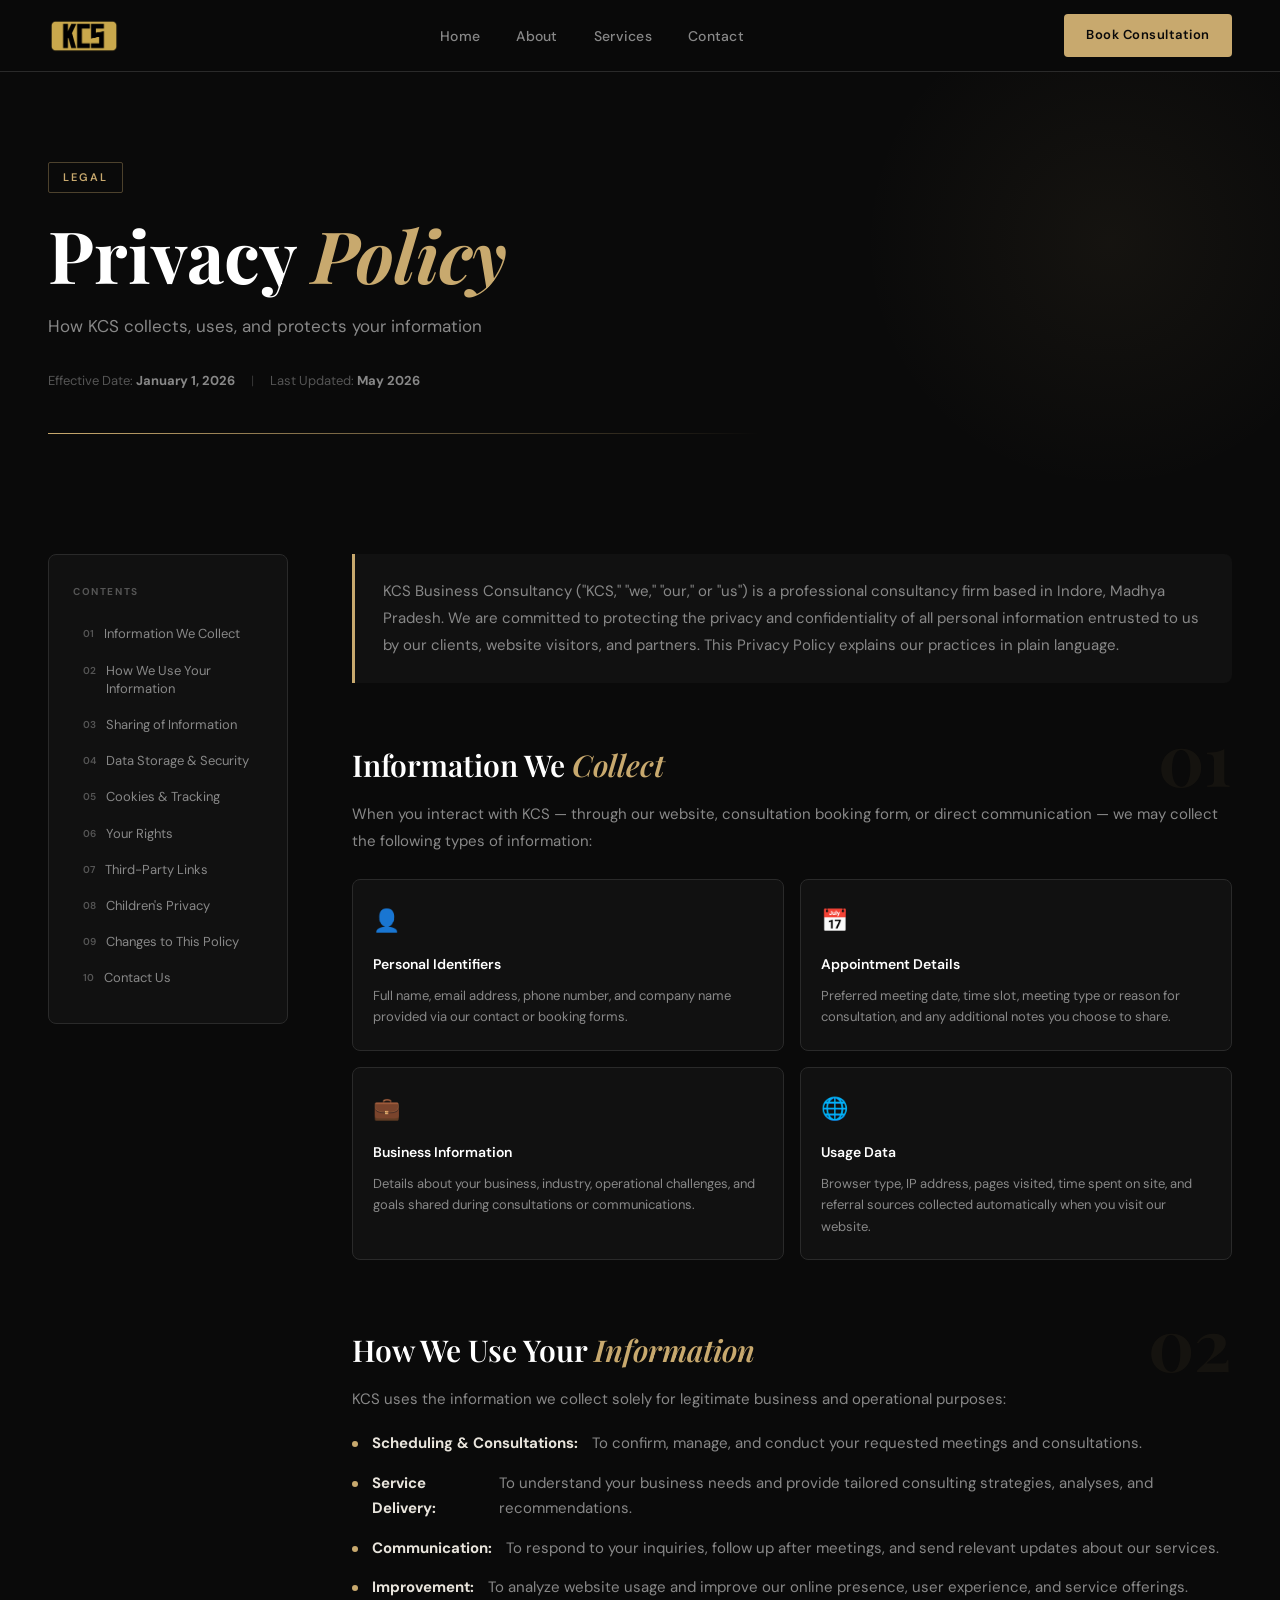
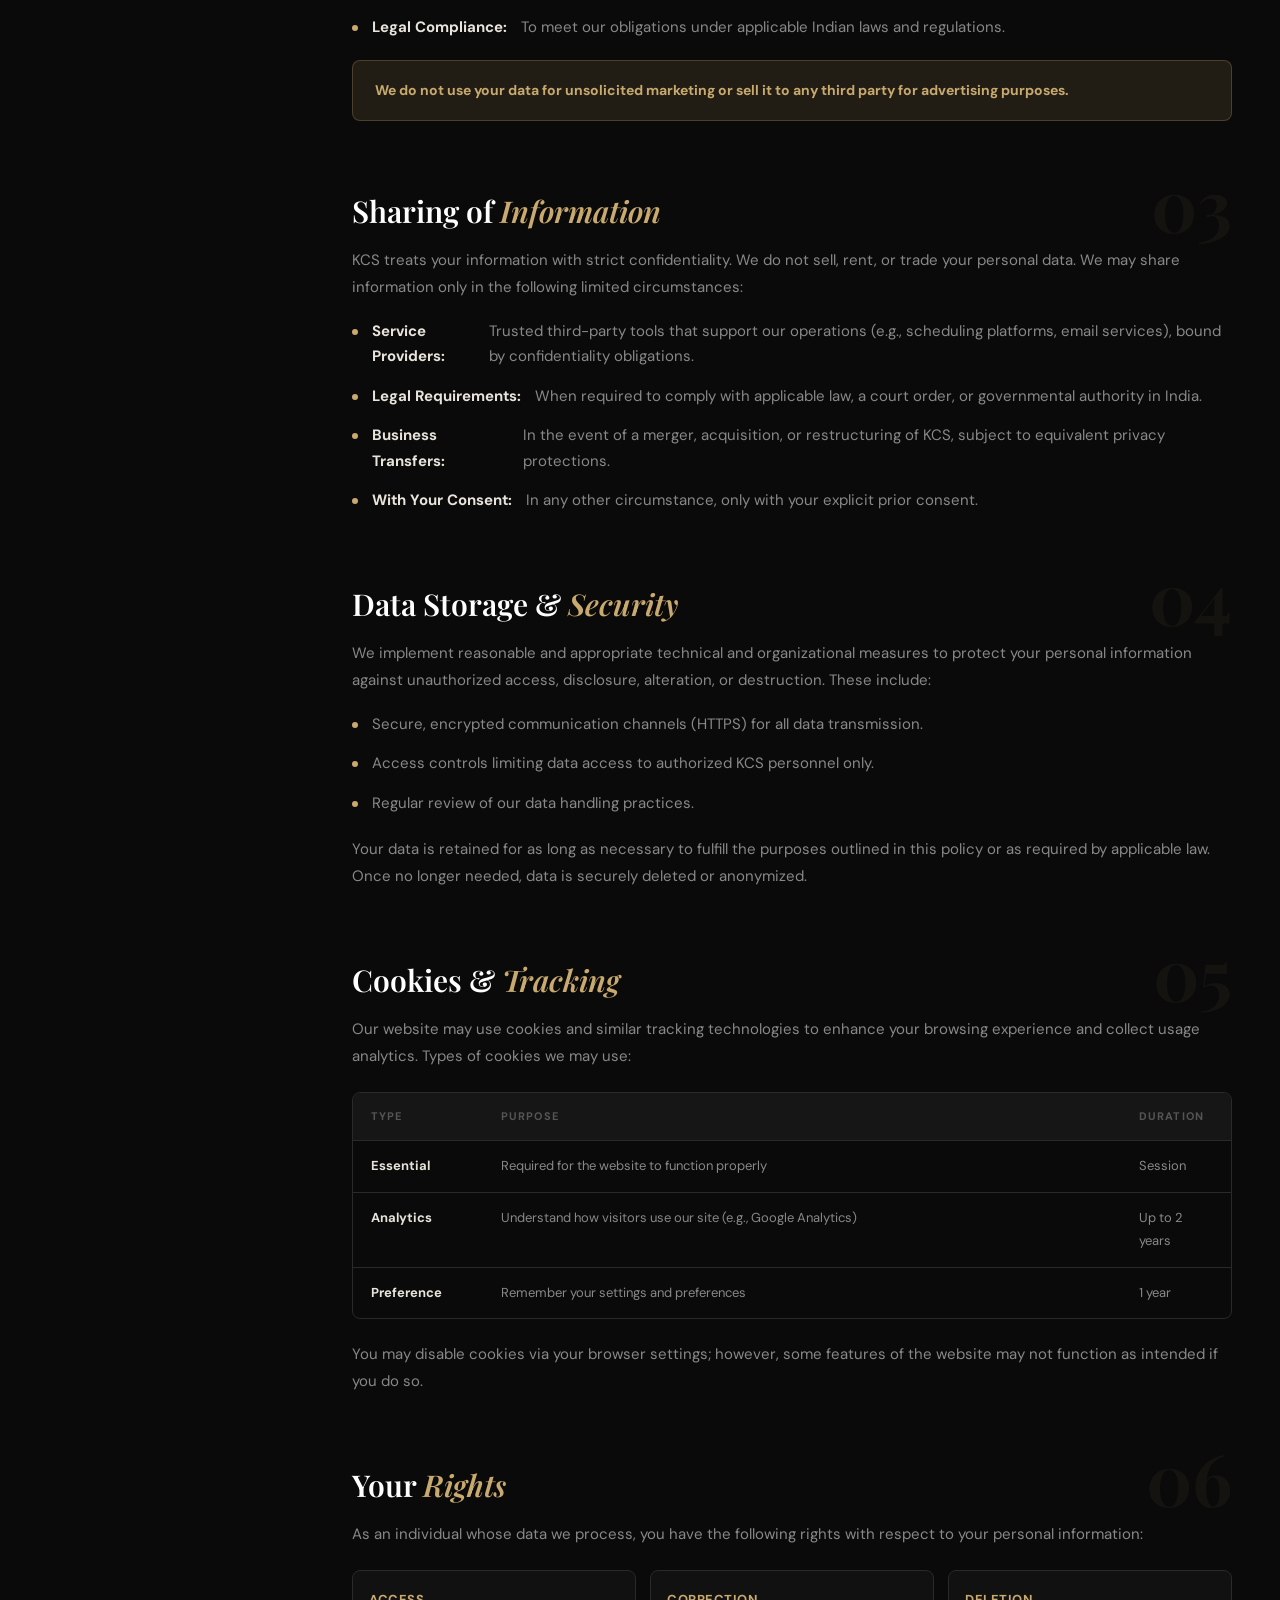
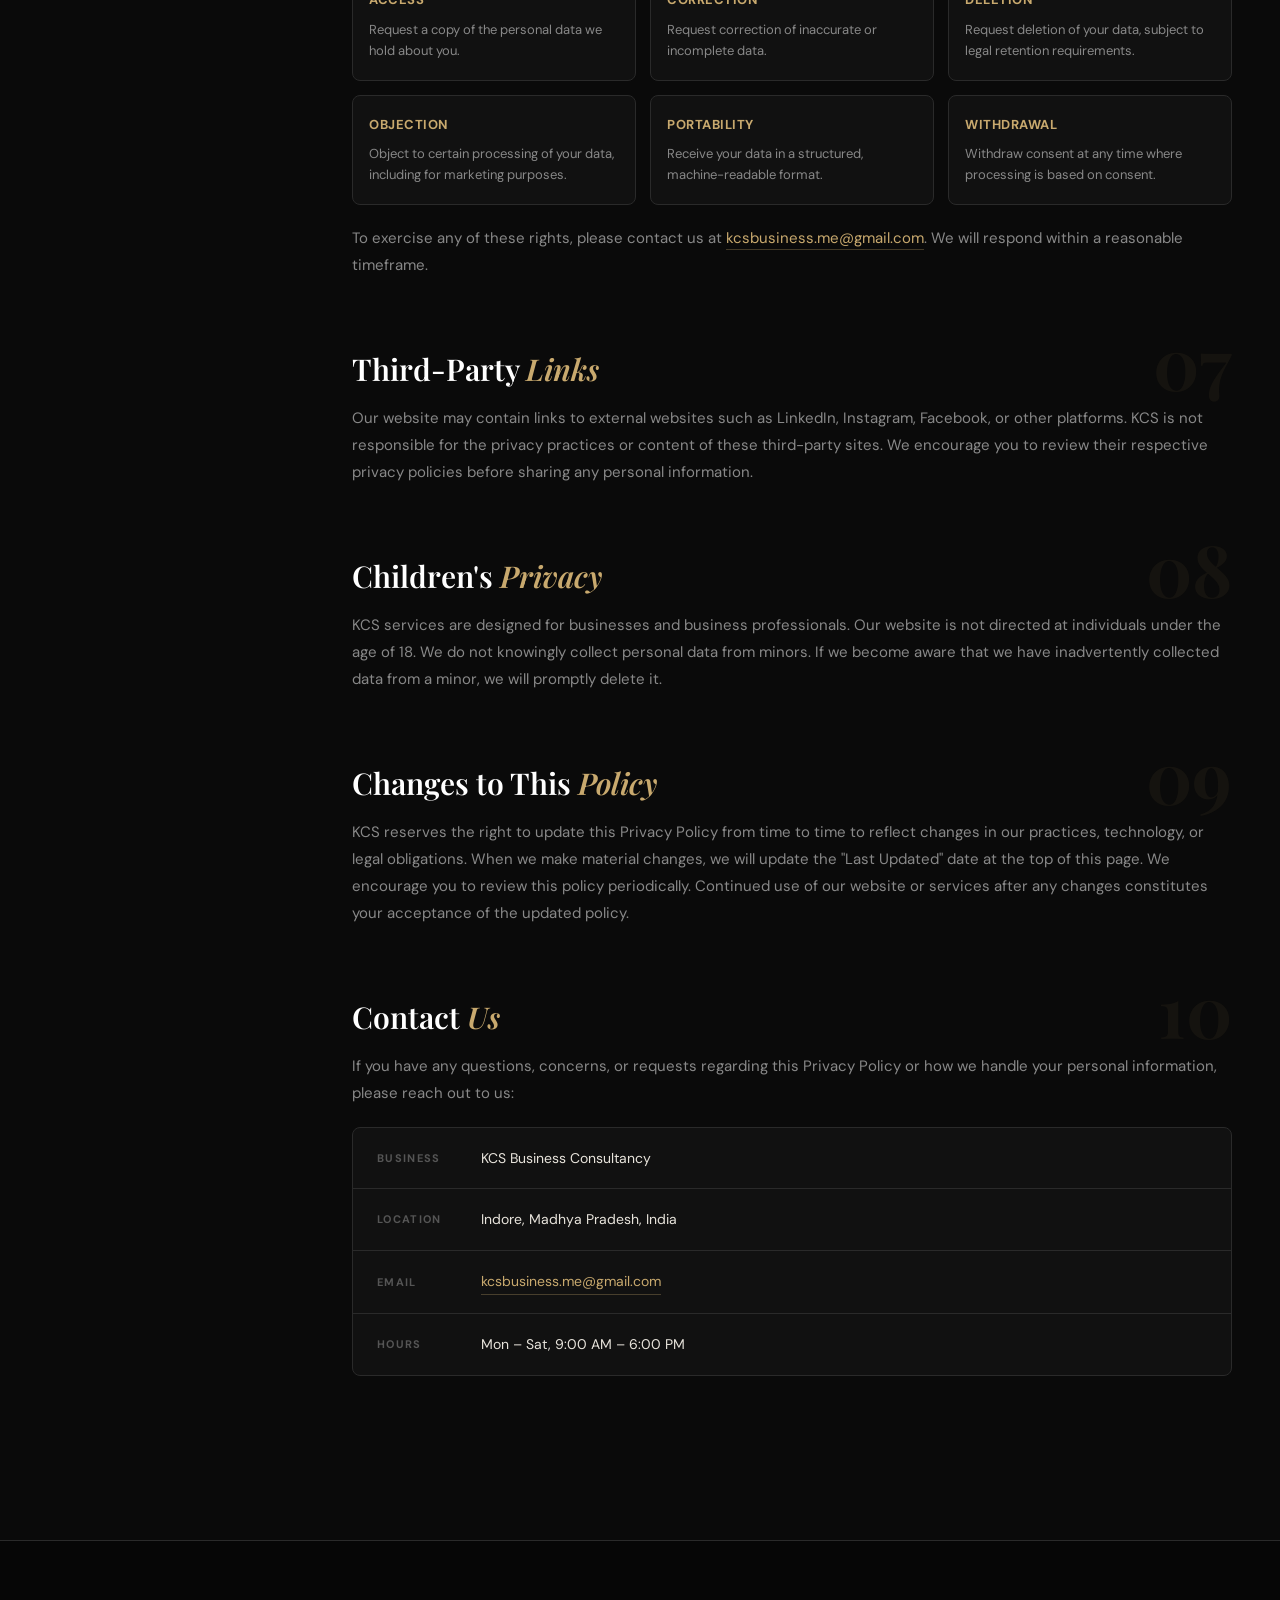
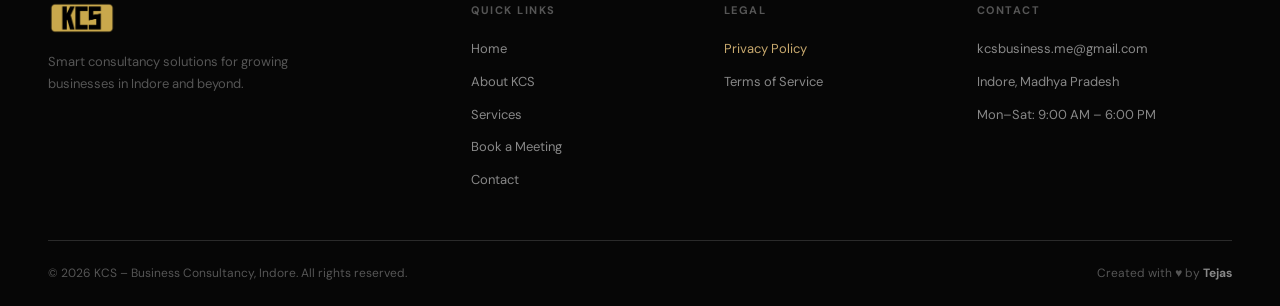
<file: privacy-policy.html>
<!DOCTYPE html>
<html lang="en">
<head>
  <meta charset="UTF-8" />
  <meta name="viewport" content="width=device-width, initial-scale=1.0" />
  <title>Privacy Policy – KCS Business Consultancy | Indore</title>
  <meta name="description" content="Privacy Policy for KCS Business Consultancy, Indore. Learn how we collect, use, and protect your personal information." />
  <link rel="stylesheet" href="privacy-policy.css" />
  <link href="https://fonts.googleapis.com/css2?family=Playfair+Display:ital,wght@0,400;0,600;0,700;1,400&family=DM+Sans:wght@300;400;500;600&display=swap" rel="stylesheet" />
  <link rel="icon" href="favicon.ico" type="image/x-icon">
</head>
<body>

  <!-- NAVBAR -->
  <nav class="navbar">
    <a href="index.html" class="nav-logo">
      <img src="image.png" alt="KCS Logo" class="logo-img" />
    </a>
    <ul class="nav-links">
      <li><a href="index.html#home">Home</a></li>
      <li><a href="index.html#about">About</a></li>
      <li><a href="index.html#services">Services</a></li>
      <li><a href="index.html#contact">Contact</a></li>
    </ul>
    <a href="index.html#booking" class="nav-cta">Book Consultation</a>
    <button class="nav-toggle" aria-label="Toggle menu">&#9776;</button>
  </nav>

  <!-- HERO -->
  <section class="pp-hero">
    <div class="pp-hero-inner">
      <span class="pp-label">Legal</span>
      <h1>Privacy <em>Policy</em></h1>
      <p class="pp-sub">How KCS collects, uses, and protects your information</p>
      <div class="pp-meta">
        <span>Effective Date: <strong>January 1, 2026</strong></span>
        <span class="divider">|</span>
        <span>Last Updated: <strong>May 2026</strong></span>
      </div>
    </div>
    <div class="hero-line"></div>
  </section>

  <!-- MAIN CONTENT -->
  <main class="pp-main">
    <div class="pp-container">

      <!-- SIDEBAR TOC -->
      <aside class="pp-toc">
        <p class="toc-title">Contents</p>
        <ol>
          <li><a href="#s1">Information We Collect</a></li>
          <li><a href="#s2">How We Use Your Information</a></li>
          <li><a href="#s3">Sharing of Information</a></li>
          <li><a href="#s4">Data Storage &amp; Security</a></li>
          <li><a href="#s5">Cookies &amp; Tracking</a></li>
          <li><a href="#s6">Your Rights</a></li>
          <li><a href="#s7">Third-Party Links</a></li>
          <li><a href="#s8">Children's Privacy</a></li>
          <li><a href="#s9">Changes to This Policy</a></li>
          <li><a href="#s10">Contact Us</a></li>
        </ol>
      </aside>

      <!-- SECTIONS -->
      <article class="pp-content">

        <div class="pp-intro-box">
          <p>KCS Business Consultancy ("KCS," "we," "our," or "us") is a professional consultancy firm based in Indore, Madhya Pradesh. We are committed to protecting the privacy and confidentiality of all personal information entrusted to us by our clients, website visitors, and partners. This Privacy Policy explains our practices in plain language.</p>
        </div>

        <section class="pp-section" id="s1">
          <div class="section-num">01</div>
          <h2>Information We <em>Collect</em></h2>
          <p>When you interact with KCS — through our website, consultation booking form, or direct communication — we may collect the following types of information:</p>
          <div class="info-grid">
            <div class="info-card">
              <span class="info-icon">👤</span>
              <h4>Personal Identifiers</h4>
              <p>Full name, email address, phone number, and company name provided via our contact or booking forms.</p>
            </div>
            <div class="info-card">
              <span class="info-icon">📅</span>
              <h4>Appointment Details</h4>
              <p>Preferred meeting date, time slot, meeting type or reason for consultation, and any additional notes you choose to share.</p>
            </div>
            <div class="info-card">
              <span class="info-icon">💼</span>
              <h4>Business Information</h4>
              <p>Details about your business, industry, operational challenges, and goals shared during consultations or communications.</p>
            </div>
            <div class="info-card">
              <span class="info-icon">🌐</span>
              <h4>Usage Data</h4>
              <p>Browser type, IP address, pages visited, time spent on site, and referral sources collected automatically when you visit our website.</p>
            </div>
          </div>
        </section>

        <section class="pp-section" id="s2">
          <div class="section-num">02</div>
          <h2>How We Use Your <em>Information</em></h2>
          <p>KCS uses the information we collect solely for legitimate business and operational purposes:</p>
          <ul class="pp-list">
            <li><span class="bullet-dot"></span><strong>Scheduling &amp; Consultations:</strong> To confirm, manage, and conduct your requested meetings and consultations.</li>
            <li><span class="bullet-dot"></span><strong>Service Delivery:</strong> To understand your business needs and provide tailored consulting strategies, analyses, and recommendations.</li>
            <li><span class="bullet-dot"></span><strong>Communication:</strong> To respond to your inquiries, follow up after meetings, and send relevant updates about our services.</li>
            <li><span class="bullet-dot"></span><strong>Improvement:</strong> To analyze website usage and improve our online presence, user experience, and service offerings.</li>
            <li><span class="bullet-dot"></span><strong>Legal Compliance:</strong> To meet our obligations under applicable Indian laws and regulations.</li>
          </ul>
          <div class="highlight-box">
            <strong>We do not use your data for unsolicited marketing or sell it to any third party for advertising purposes.</strong>
          </div>
        </section>

        <section class="pp-section" id="s3">
          <div class="section-num">03</div>
          <h2>Sharing of <em>Information</em></h2>
          <p>KCS treats your information with strict confidentiality. We do not sell, rent, or trade your personal data. We may share information only in the following limited circumstances:</p>
          <ul class="pp-list">
            <li><span class="bullet-dot"></span><strong>Service Providers:</strong> Trusted third-party tools that support our operations (e.g., scheduling platforms, email services), bound by confidentiality obligations.</li>
            <li><span class="bullet-dot"></span><strong>Legal Requirements:</strong> When required to comply with applicable law, a court order, or governmental authority in India.</li>
            <li><span class="bullet-dot"></span><strong>Business Transfers:</strong> In the event of a merger, acquisition, or restructuring of KCS, subject to equivalent privacy protections.</li>
            <li><span class="bullet-dot"></span><strong>With Your Consent:</strong> In any other circumstance, only with your explicit prior consent.</li>
          </ul>
        </section>

        <section class="pp-section" id="s4">
          <div class="section-num">04</div>
          <h2>Data Storage &amp; <em>Security</em></h2>
          <p>We implement reasonable and appropriate technical and organizational measures to protect your personal information against unauthorized access, disclosure, alteration, or destruction. These include:</p>
          <ul class="pp-list">
            <li><span class="bullet-dot"></span>Secure, encrypted communication channels (HTTPS) for all data transmission.</li>
            <li><span class="bullet-dot"></span>Access controls limiting data access to authorized KCS personnel only.</li>
            <li><span class="bullet-dot"></span>Regular review of our data handling practices.</li>
          </ul>
          <p>Your data is retained for as long as necessary to fulfill the purposes outlined in this policy or as required by applicable law. Once no longer needed, data is securely deleted or anonymized.</p>
        </section>

        <section class="pp-section" id="s5">
          <div class="section-num">05</div>
          <h2>Cookies &amp; <em>Tracking</em></h2>
          <p>Our website may use cookies and similar tracking technologies to enhance your browsing experience and collect usage analytics. Types of cookies we may use:</p>
          <div class="cookie-table">
            <div class="cookie-row cookie-header">
              <span>Type</span>
              <span>Purpose</span>
              <span>Duration</span>
            </div>
            <div class="cookie-row">
              <span><strong>Essential</strong></span>
              <span>Required for the website to function properly</span>
              <span>Session</span>
            </div>
            <div class="cookie-row">
              <span><strong>Analytics</strong></span>
              <span>Understand how visitors use our site (e.g., Google Analytics)</span>
              <span>Up to 2 years</span>
            </div>
            <div class="cookie-row">
              <span><strong>Preference</strong></span>
              <span>Remember your settings and preferences</span>
              <span>1 year</span>
            </div>
          </div>
          <p>You may disable cookies via your browser settings; however, some features of the website may not function as intended if you do so.</p>
        </section>

        <section class="pp-section" id="s6">
          <div class="section-num">06</div>
          <h2>Your <em>Rights</em></h2>
          <p>As an individual whose data we process, you have the following rights with respect to your personal information:</p>
          <div class="rights-grid">
            <div class="right-item">
              <h4>Access</h4>
              <p>Request a copy of the personal data we hold about you.</p>
            </div>
            <div class="right-item">
              <h4>Correction</h4>
              <p>Request correction of inaccurate or incomplete data.</p>
            </div>
            <div class="right-item">
              <h4>Deletion</h4>
              <p>Request deletion of your data, subject to legal retention requirements.</p>
            </div>
            <div class="right-item">
              <h4>Objection</h4>
              <p>Object to certain processing of your data, including for marketing purposes.</p>
            </div>
            <div class="right-item">
              <h4>Portability</h4>
              <p>Receive your data in a structured, machine-readable format.</p>
            </div>
            <div class="right-item">
              <h4>Withdrawal</h4>
              <p>Withdraw consent at any time where processing is based on consent.</p>
            </div>
          </div>
          <p>To exercise any of these rights, please contact us at <a href="mailto:kcsbusiness.me@gmail.com" class="inline-link">kcsbusiness.me@gmail.com</a>. We will respond within a reasonable timeframe.</p>
        </section>

        <section class="pp-section" id="s7">
          <div class="section-num">07</div>
          <h2>Third-Party <em>Links</em></h2>
          <p>Our website may contain links to external websites such as LinkedIn, Instagram, Facebook, or other platforms. KCS is not responsible for the privacy practices or content of these third-party sites. We encourage you to review their respective privacy policies before sharing any personal information.</p>
        </section>

        <section class="pp-section" id="s8">
          <div class="section-num">08</div>
          <h2>Children's <em>Privacy</em></h2>
          <p>KCS services are designed for businesses and business professionals. Our website is not directed at individuals under the age of 18. We do not knowingly collect personal data from minors. If we become aware that we have inadvertently collected data from a minor, we will promptly delete it.</p>
        </section>

        <section class="pp-section" id="s9">
          <div class="section-num">09</div>
          <h2>Changes to This <em>Policy</em></h2>
          <p>KCS reserves the right to update this Privacy Policy from time to time to reflect changes in our practices, technology, or legal obligations. When we make material changes, we will update the "Last Updated" date at the top of this page. We encourage you to review this policy periodically. Continued use of our website or services after any changes constitutes your acceptance of the updated policy.</p>
        </section>

        <section class="pp-section" id="s10">
          <div class="section-num">10</div>
          <h2>Contact <em>Us</em></h2>
          <p>If you have any questions, concerns, or requests regarding this Privacy Policy or how we handle your personal information, please reach out to us:</p>
          <div class="contact-block">
            <div class="contact-item">
              <span class="contact-label">Business</span>
              <span class="contact-value">KCS Business Consultancy</span>
            </div>
            <div class="contact-item">
              <span class="contact-label">Location</span>
              <span class="contact-value">Indore, Madhya Pradesh, India</span>
            </div>
            <div class="contact-item">
              <span class="contact-label">Email</span>
              <a href="mailto:kcsbusiness.me@gmail.com" class="contact-value inline-link">kcsbusiness.me@gmail.com</a>
            </div>
            <div class="contact-item">
              <span class="contact-label">Hours</span>
              <span class="contact-value">Mon – Sat, 9:00 AM – 6:00 PM</span>
            </div>
          </div>
        </section>

      </article>
    </div>
  </main>

  <!-- FOOTER -->
  <footer class="pp-footer">
    <div class="footer-inner">
      <div class="footer-brand">
        <img src="image.png" alt="KCS Logo" class="footer-logo" />
        <p>Smart consultancy solutions for growing businesses in Indore and beyond.</p>
      </div>
      <div class="footer-links-col">
        <h5>Quick Links</h5>
        <ul>
          <li><a href="index.html#home">Home</a></li>
          <li><a href="index.html#about">About KCS</a></li>
          <li><a href="index.html#services">Services</a></li>
          <li><a href="index.html#booking">Book a Meeting</a></li>
          <li><a href="index.html#contact">Contact</a></li>
        </ul>
      </div>
      <div class="footer-links-col">
        <h5>Legal</h5>
        <ul>
          <li><a href="privacy-policy.html" class="active-link">Privacy Policy</a></li>
          <li><a href="terms-of-service.html">Terms of Service</a></li>
        </ul>
      </div>
      <div class="footer-links-col">
        <h5>Contact</h5>
        <ul>
          <li>kcsbusiness.me@gmail.com</li>
          <li>Indore, Madhya Pradesh</li>
          <li>Mon–Sat: 9:00 AM – 6:00 PM</li>
        </ul>
      </div>
    </div>
    <div class="footer-bottom">
      <p>© 2026 KCS – Business Consultancy, Indore. All rights reserved.</p>
      <p>Created with ♥ by <strong>Tejas</strong></p>
    </div>
  </footer>

  <script>
    // Highlight TOC on scroll
    const sections = document.querySelectorAll('.pp-section');
    const tocLinks = document.querySelectorAll('.pp-toc a');
    window.addEventListener('scroll', () => {
      let current = '';
      sections.forEach(sec => {
        if (window.scrollY >= sec.offsetTop - 160) current = sec.id;
      });
      tocLinks.forEach(link => {
        link.classList.toggle('active', link.getAttribute('href') === '#' + current);
      });
    });

    // Mobile nav toggle
    const toggle = document.querySelector('.nav-toggle');
    const navLinks = document.querySelector('.nav-links');
    toggle.addEventListener('click', () => navLinks.classList.toggle('open'));
  </script>
</body>
</html>
</file>
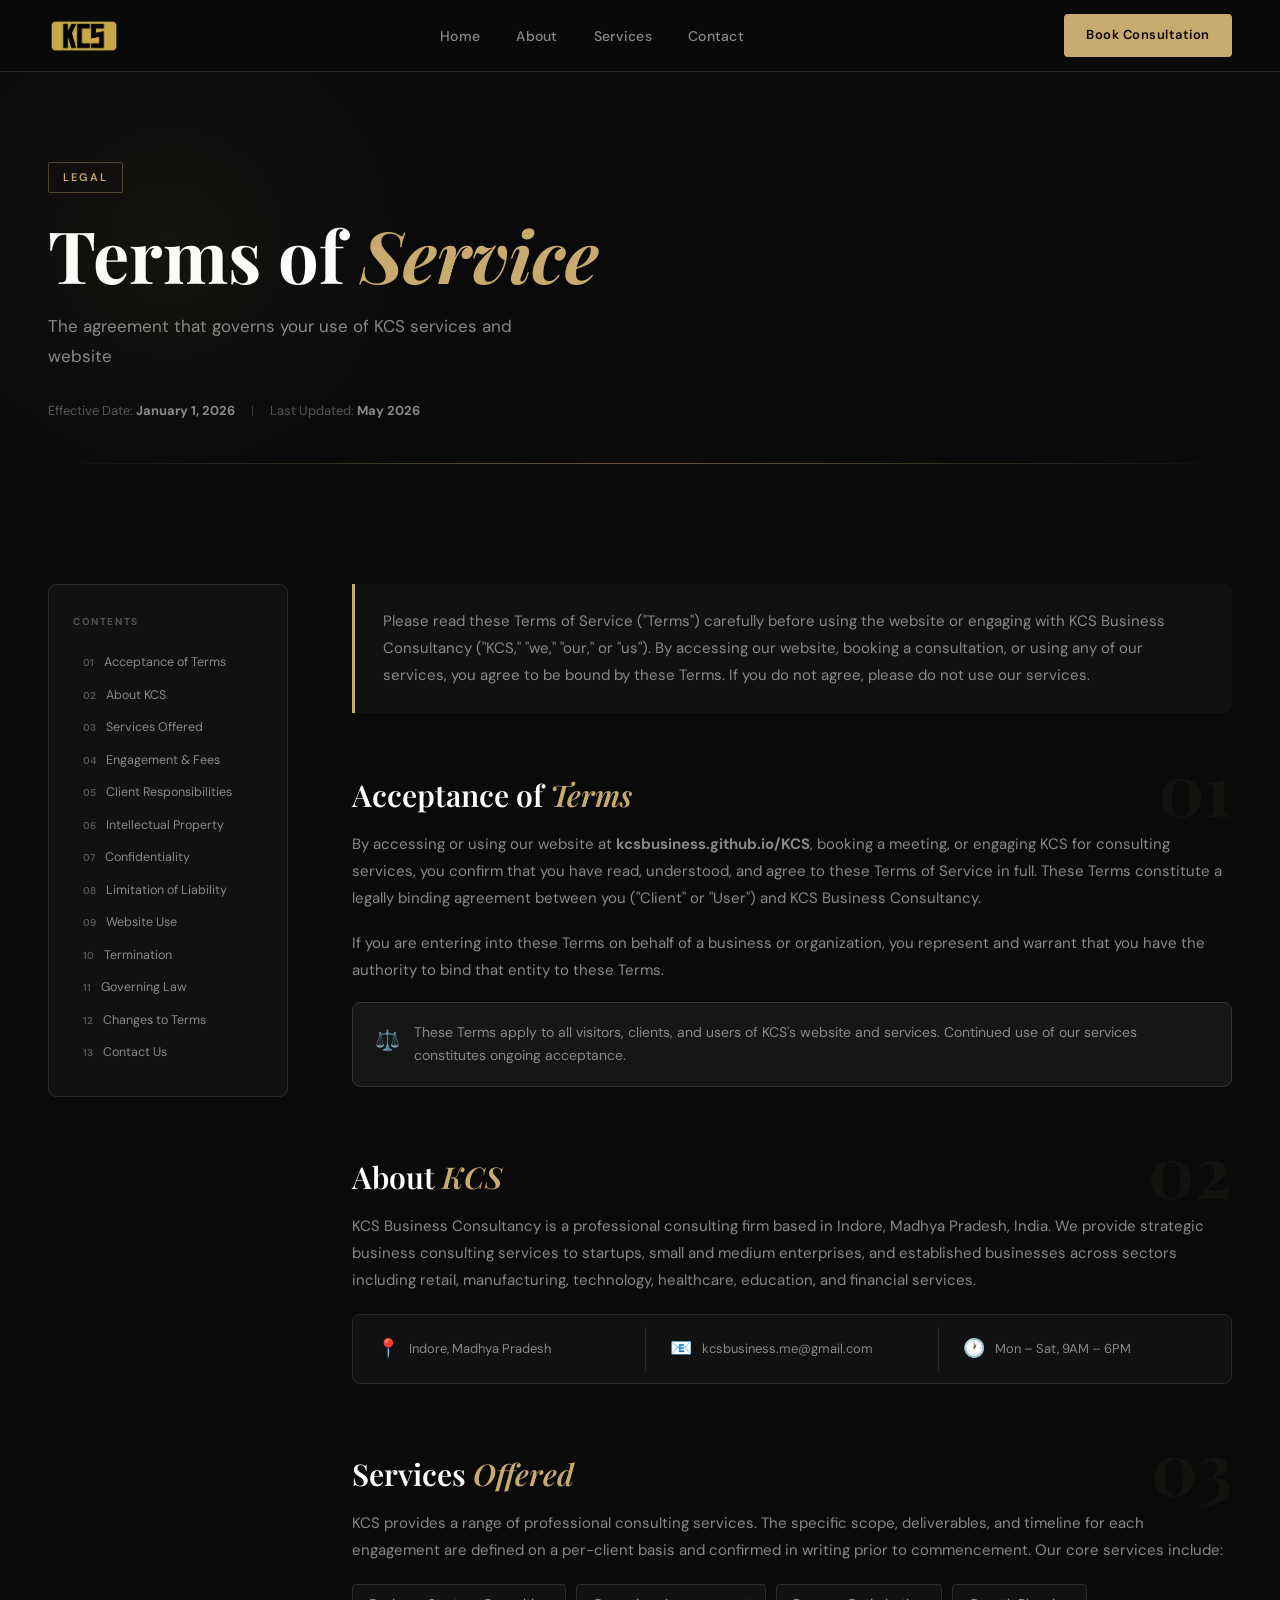
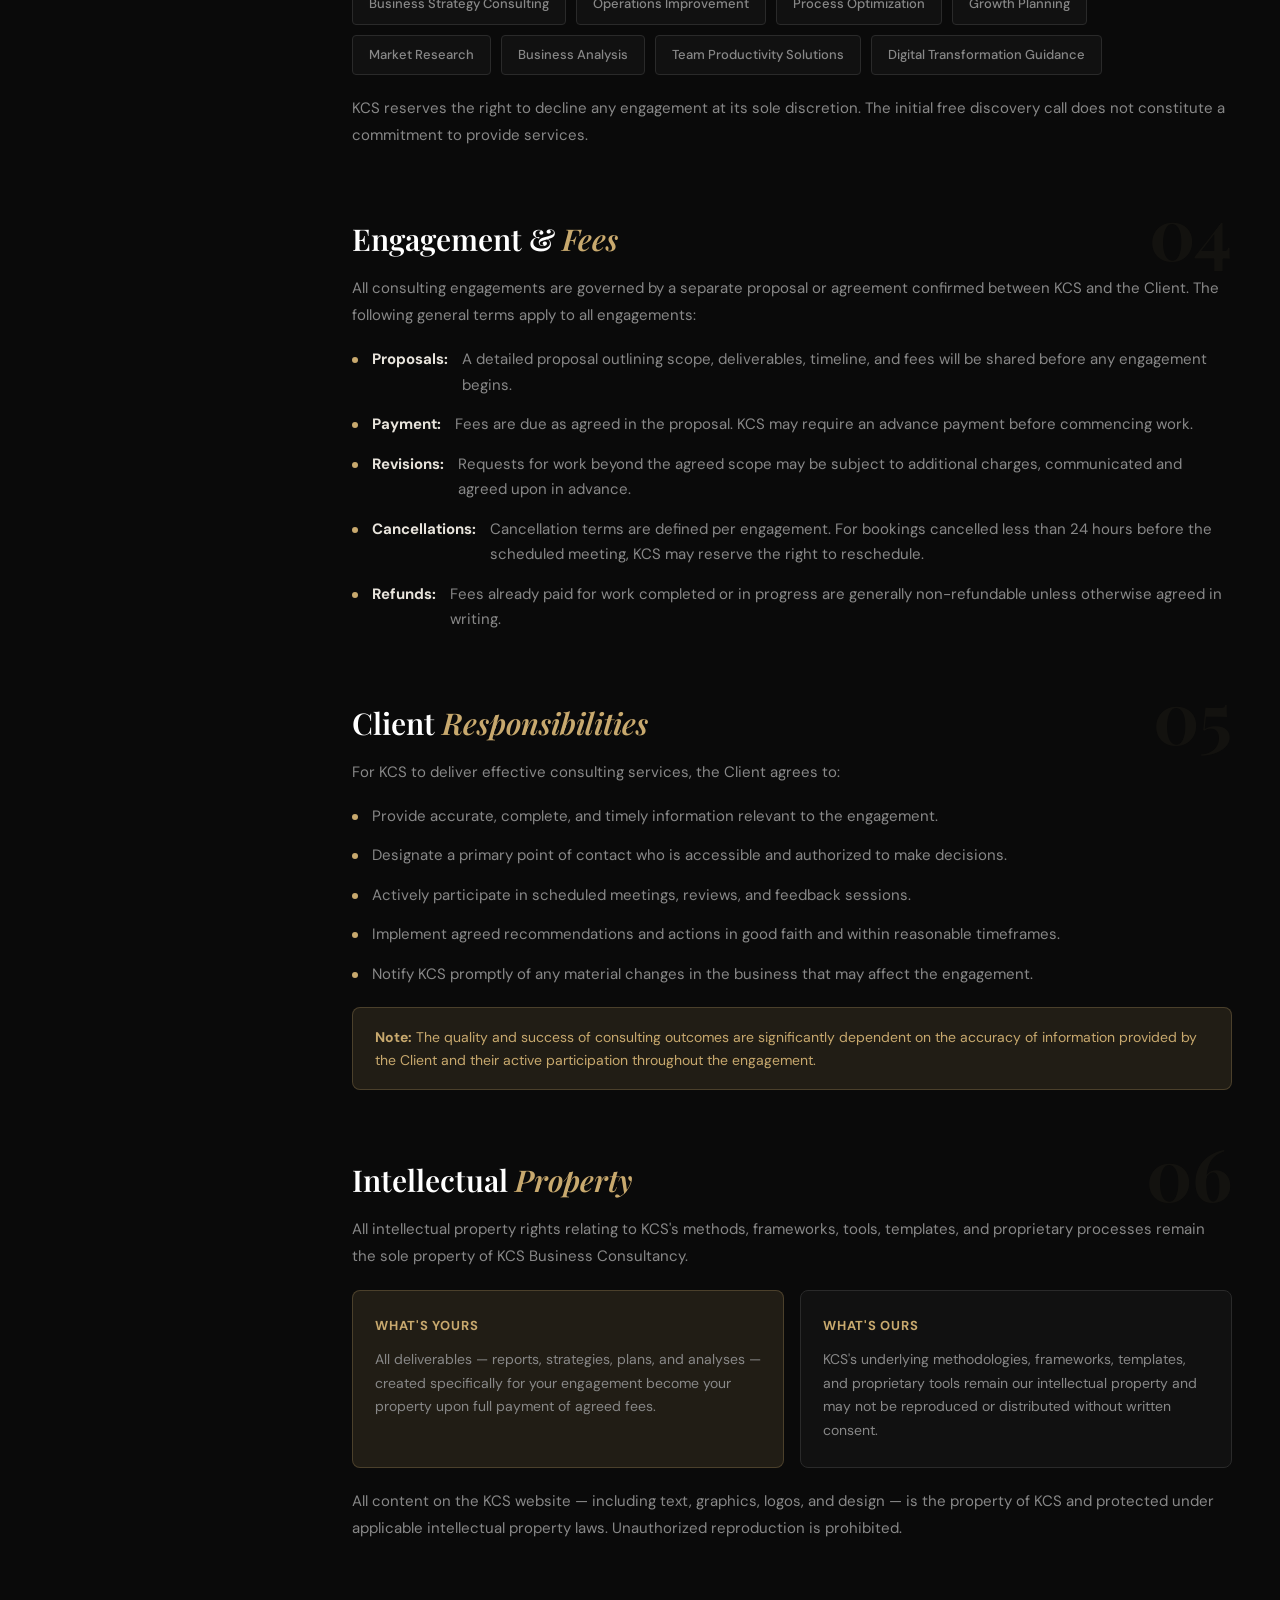
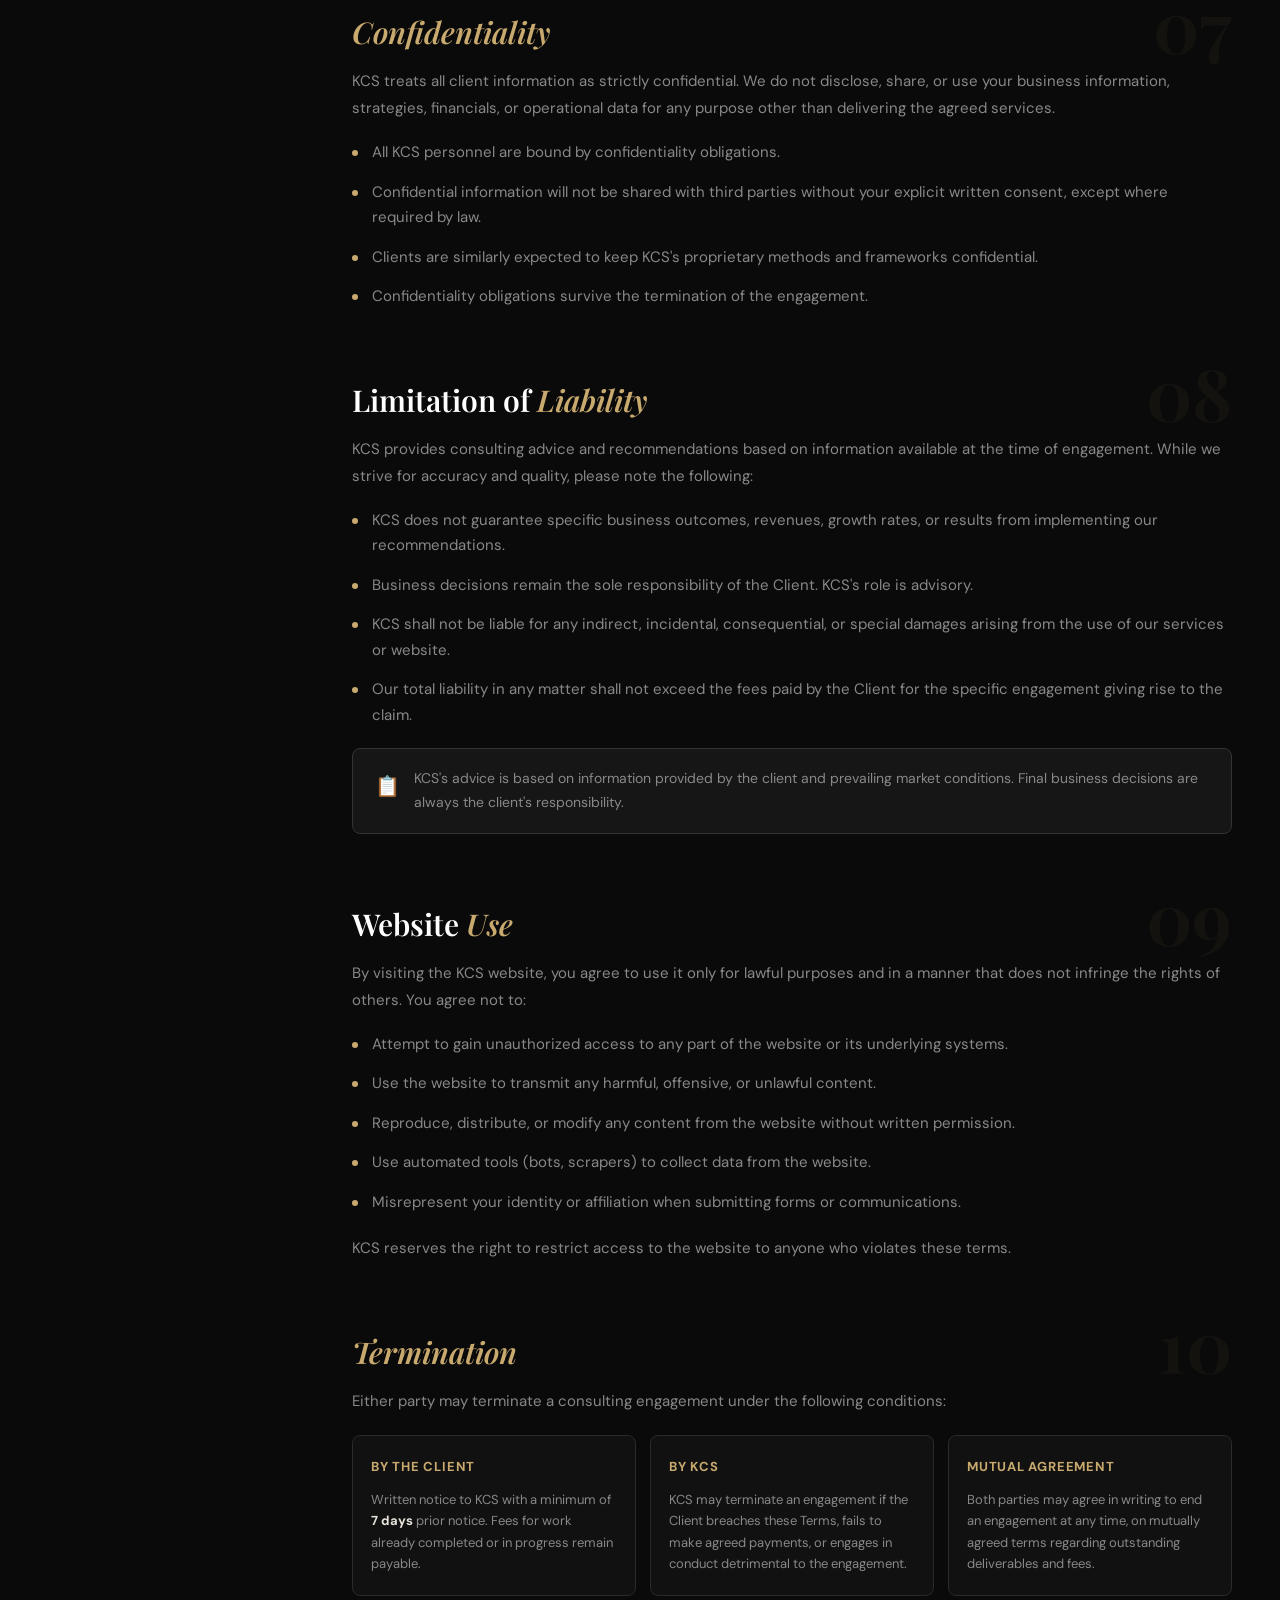
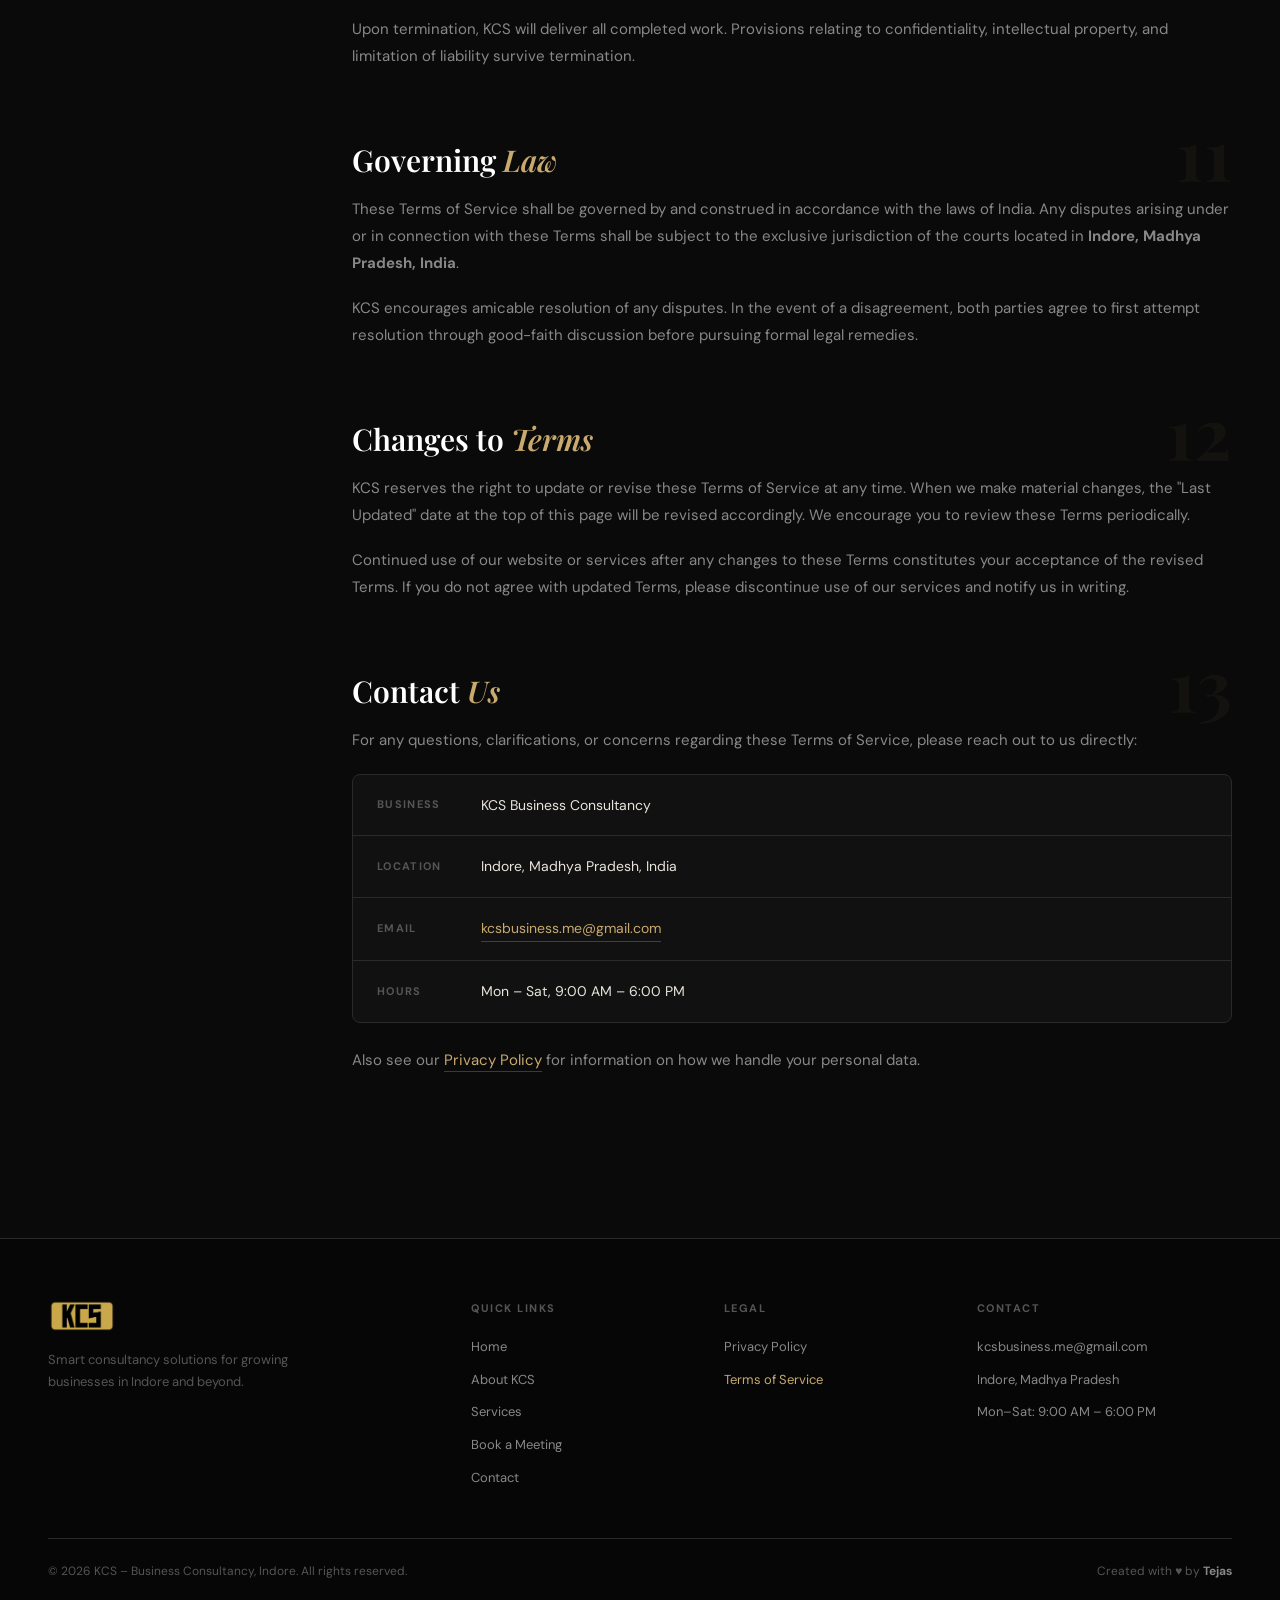
<file: terms-of-service.html>
<!DOCTYPE html>
<html lang="en">
<head>
  <meta charset="UTF-8" />
  <meta name="viewport" content="width=device-width, initial-scale=1.0" />
  <title>Terms of Service – KCS Business Consultancy | Indore</title>
  <meta name="description" content="Terms of Service for KCS Business Consultancy, Indore. Please read these terms carefully before using our services." />
  <link rel="stylesheet" href="terms-of-service.css" />
  <link href="https://fonts.googleapis.com/css2?family=Playfair+Display:ital,wght@0,400;0,600;0,700;1,400&family=DM+Sans:wght@300;400;500;600&display=swap" rel="stylesheet" />
  <link rel="icon" href="favicon.ico" type="image/x-icon">
</head>
<body>

  <!-- NAVBAR -->
  <nav class="navbar">
    <a href="index.html" class="nav-logo">
      <img src="image.png" alt="KCS Logo" class="logo-img" />
    </a>
    <ul class="nav-links">
      <li><a href="index.html#home">Home</a></li>
      <li><a href="index.html#about">About</a></li>
      <li><a href="index.html#services">Services</a></li>
      <li><a href="index.html#contact">Contact</a></li>
    </ul>
    <a href="index.html#booking" class="nav-cta">Book Consultation</a>
    <button class="nav-toggle" aria-label="Toggle menu">&#9776;</button>
  </nav>

  <!-- HERO -->
  <section class="tos-hero">
    <div class="tos-hero-inner">
      <span class="tos-label">Legal</span>
      <h1>Terms of <em>Service</em></h1>
      <p class="tos-sub">The agreement that governs your use of KCS services and website</p>
      <div class="tos-meta">
        <span>Effective Date: <strong>January 1, 2026</strong></span>
        <span class="divider">|</span>
        <span>Last Updated: <strong>May 2026</strong></span>
      </div>
    </div>
    <div class="hero-line"></div>
  </section>

  <!-- MAIN CONTENT -->
  <main class="tos-main">
    <div class="tos-container">

      <!-- SIDEBAR TOC -->
      <aside class="tos-toc">
        <p class="toc-title">Contents</p>
        <ol>
          <li><a href="#s1">Acceptance of Terms</a></li>
          <li><a href="#s2">About KCS</a></li>
          <li><a href="#s3">Services Offered</a></li>
          <li><a href="#s4">Engagement &amp; Fees</a></li>
          <li><a href="#s5">Client Responsibilities</a></li>
          <li><a href="#s6">Intellectual Property</a></li>
          <li><a href="#s7">Confidentiality</a></li>
          <li><a href="#s8">Limitation of Liability</a></li>
          <li><a href="#s9">Website Use</a></li>
          <li><a href="#s10">Termination</a></li>
          <li><a href="#s11">Governing Law</a></li>
          <li><a href="#s12">Changes to Terms</a></li>
          <li><a href="#s13">Contact Us</a></li>
        </ol>
      </aside>

      <!-- SECTIONS -->
      <article class="tos-content">

        <div class="tos-intro-box">
          <p>Please read these Terms of Service ("Terms") carefully before using the website or engaging with KCS Business Consultancy ("KCS," "we," "our," or "us"). By accessing our website, booking a consultation, or using any of our services, you agree to be bound by these Terms. If you do not agree, please do not use our services.</p>
        </div>

        <!-- 01 -->
        <section class="tos-section" id="s1">
          <div class="section-num">01</div>
          <h2>Acceptance of <em>Terms</em></h2>
          <p>By accessing or using our website at <strong>kcsbusiness.github.io/KCS</strong>, booking a meeting, or engaging KCS for consulting services, you confirm that you have read, understood, and agree to these Terms of Service in full. These Terms constitute a legally binding agreement between you ("Client" or "User") and KCS Business Consultancy.</p>
          <p>If you are entering into these Terms on behalf of a business or organization, you represent and warrant that you have the authority to bind that entity to these Terms.</p>
          <div class="alert-box">
            <span class="alert-icon">⚖️</span>
            <p>These Terms apply to all visitors, clients, and users of KCS's website and services. Continued use of our services constitutes ongoing acceptance.</p>
          </div>
        </section>

        <!-- 02 -->
        <section class="tos-section" id="s2">
          <div class="section-num">02</div>
          <h2>About <em>KCS</em></h2>
          <p>KCS Business Consultancy is a professional consulting firm based in Indore, Madhya Pradesh, India. We provide strategic business consulting services to startups, small and medium enterprises, and established businesses across sectors including retail, manufacturing, technology, healthcare, education, and financial services.</p>
          <div class="about-strip">
            <div class="strip-item">
              <span class="strip-icon">📍</span>
              <span>Indore, Madhya Pradesh</span>
            </div>
            <div class="strip-divider"></div>
            <div class="strip-item">
              <span class="strip-icon">📧</span>
              <span>kcsbusiness.me@gmail.com</span>
            </div>
            <div class="strip-divider"></div>
            <div class="strip-item">
              <span class="strip-icon">🕐</span>
              <span>Mon – Sat, 9AM – 6PM</span>
            </div>
          </div>
        </section>

        <!-- 03 -->
        <section class="tos-section" id="s3">
          <div class="section-num">03</div>
          <h2>Services <em>Offered</em></h2>
          <p>KCS provides a range of professional consulting services. The specific scope, deliverables, and timeline for each engagement are defined on a per-client basis and confirmed in writing prior to commencement. Our core services include:</p>
          <div class="services-grid">
            <div class="svc-tag">Business Strategy Consulting</div>
            <div class="svc-tag">Operations Improvement</div>
            <div class="svc-tag">Process Optimization</div>
            <div class="svc-tag">Growth Planning</div>
            <div class="svc-tag">Market Research</div>
            <div class="svc-tag">Business Analysis</div>
            <div class="svc-tag">Team Productivity Solutions</div>
            <div class="svc-tag">Digital Transformation Guidance</div>
          </div>
          <p>KCS reserves the right to decline any engagement at its sole discretion. The initial free discovery call does not constitute a commitment to provide services.</p>
        </section>

        <!-- 04 -->
        <section class="tos-section" id="s4">
          <div class="section-num">04</div>
          <h2>Engagement &amp; <em>Fees</em></h2>
          <p>All consulting engagements are governed by a separate proposal or agreement confirmed between KCS and the Client. The following general terms apply to all engagements:</p>
          <ul class="tos-list">
            <li><span class="bullet-dot"></span><strong>Proposals:</strong> A detailed proposal outlining scope, deliverables, timeline, and fees will be shared before any engagement begins.</li>
            <li><span class="bullet-dot"></span><strong>Payment:</strong> Fees are due as agreed in the proposal. KCS may require an advance payment before commencing work.</li>
            <li><span class="bullet-dot"></span><strong>Revisions:</strong> Requests for work beyond the agreed scope may be subject to additional charges, communicated and agreed upon in advance.</li>
            <li><span class="bullet-dot"></span><strong>Cancellations:</strong> Cancellation terms are defined per engagement. For bookings cancelled less than 24 hours before the scheduled meeting, KCS may reserve the right to reschedule.</li>
            <li><span class="bullet-dot"></span><strong>Refunds:</strong> Fees already paid for work completed or in progress are generally non-refundable unless otherwise agreed in writing.</li>
          </ul>
        </section>

        <!-- 05 -->
        <section class="tos-section" id="s5">
          <div class="section-num">05</div>
          <h2>Client <em>Responsibilities</em></h2>
          <p>For KCS to deliver effective consulting services, the Client agrees to:</p>
          <ul class="tos-list">
            <li><span class="bullet-dot"></span>Provide accurate, complete, and timely information relevant to the engagement.</li>
            <li><span class="bullet-dot"></span>Designate a primary point of contact who is accessible and authorized to make decisions.</li>
            <li><span class="bullet-dot"></span>Actively participate in scheduled meetings, reviews, and feedback sessions.</li>
            <li><span class="bullet-dot"></span>Implement agreed recommendations and actions in good faith and within reasonable timeframes.</li>
            <li><span class="bullet-dot"></span>Notify KCS promptly of any material changes in the business that may affect the engagement.</li>
          </ul>
          <div class="highlight-box">
            <strong>Note:</strong> The quality and success of consulting outcomes are significantly dependent on the accuracy of information provided by the Client and their active participation throughout the engagement.
          </div>
        </section>

        <!-- 06 -->
        <section class="tos-section" id="s6">
          <div class="section-num">06</div>
          <h2>Intellectual <em>Property</em></h2>
          <p>All intellectual property rights relating to KCS's methods, frameworks, tools, templates, and proprietary processes remain the sole property of KCS Business Consultancy.</p>
          <div class="ip-grid">
            <div class="ip-card ip-yours">
              <h4>What's Yours</h4>
              <p>All deliverables — reports, strategies, plans, and analyses — created specifically for your engagement become your property upon full payment of agreed fees.</p>
            </div>
            <div class="ip-card ip-ours">
              <h4>What's Ours</h4>
              <p>KCS's underlying methodologies, frameworks, templates, and proprietary tools remain our intellectual property and may not be reproduced or distributed without written consent.</p>
            </div>
          </div>
          <p>All content on the KCS website — including text, graphics, logos, and design — is the property of KCS and protected under applicable intellectual property laws. Unauthorized reproduction is prohibited.</p>
        </section>

        <!-- 07 -->
        <section class="tos-section" id="s7">
          <div class="section-num">07</div>
          <h2><em>Confidentiality</em></h2>
          <p>KCS treats all client information as strictly confidential. We do not disclose, share, or use your business information, strategies, financials, or operational data for any purpose other than delivering the agreed services.</p>
          <ul class="tos-list">
            <li><span class="bullet-dot"></span>All KCS personnel are bound by confidentiality obligations.</li>
            <li><span class="bullet-dot"></span>Confidential information will not be shared with third parties without your explicit written consent, except where required by law.</li>
            <li><span class="bullet-dot"></span>Clients are similarly expected to keep KCS's proprietary methods and frameworks confidential.</li>
            <li><span class="bullet-dot"></span>Confidentiality obligations survive the termination of the engagement.</li>
          </ul>
        </section>

        <!-- 08 -->
        <section class="tos-section" id="s8">
          <div class="section-num">08</div>
          <h2>Limitation of <em>Liability</em></h2>
          <p>KCS provides consulting advice and recommendations based on information available at the time of engagement. While we strive for accuracy and quality, please note the following:</p>
          <ul class="tos-list">
            <li><span class="bullet-dot"></span>KCS does not guarantee specific business outcomes, revenues, growth rates, or results from implementing our recommendations.</li>
            <li><span class="bullet-dot"></span>Business decisions remain the sole responsibility of the Client. KCS's role is advisory.</li>
            <li><span class="bullet-dot"></span>KCS shall not be liable for any indirect, incidental, consequential, or special damages arising from the use of our services or website.</li>
            <li><span class="bullet-dot"></span>Our total liability in any matter shall not exceed the fees paid by the Client for the specific engagement giving rise to the claim.</li>
          </ul>
          <div class="alert-box">
            <span class="alert-icon">📋</span>
            <p>KCS's advice is based on information provided by the client and prevailing market conditions. Final business decisions are always the client's responsibility.</p>
          </div>
        </section>

        <!-- 09 -->
        <section class="tos-section" id="s9">
          <div class="section-num">09</div>
          <h2>Website <em>Use</em></h2>
          <p>By visiting the KCS website, you agree to use it only for lawful purposes and in a manner that does not infringe the rights of others. You agree not to:</p>
          <ul class="tos-list">
            <li><span class="bullet-dot"></span>Attempt to gain unauthorized access to any part of the website or its underlying systems.</li>
            <li><span class="bullet-dot"></span>Use the website to transmit any harmful, offensive, or unlawful content.</li>
            <li><span class="bullet-dot"></span>Reproduce, distribute, or modify any content from the website without written permission.</li>
            <li><span class="bullet-dot"></span>Use automated tools (bots, scrapers) to collect data from the website.</li>
            <li><span class="bullet-dot"></span>Misrepresent your identity or affiliation when submitting forms or communications.</li>
          </ul>
          <p>KCS reserves the right to restrict access to the website to anyone who violates these terms.</p>
        </section>

        <!-- 10 -->
        <section class="tos-section" id="s10">
          <div class="section-num">10</div>
          <h2><em>Termination</em></h2>
          <p>Either party may terminate a consulting engagement under the following conditions:</p>
          <div class="term-grid">
            <div class="term-card">
              <h4>By the Client</h4>
              <p>Written notice to KCS with a minimum of <strong>7 days</strong> prior notice. Fees for work already completed or in progress remain payable.</p>
            </div>
            <div class="term-card">
              <h4>By KCS</h4>
              <p>KCS may terminate an engagement if the Client breaches these Terms, fails to make agreed payments, or engages in conduct detrimental to the engagement.</p>
            </div>
            <div class="term-card">
              <h4>Mutual Agreement</h4>
              <p>Both parties may agree in writing to end an engagement at any time, on mutually agreed terms regarding outstanding deliverables and fees.</p>
            </div>
          </div>
          <p>Upon termination, KCS will deliver all completed work. Provisions relating to confidentiality, intellectual property, and limitation of liability survive termination.</p>
        </section>

        <!-- 11 -->
        <section class="tos-section" id="s11">
          <div class="section-num">11</div>
          <h2>Governing <em>Law</em></h2>
          <p>These Terms of Service shall be governed by and construed in accordance with the laws of India. Any disputes arising under or in connection with these Terms shall be subject to the exclusive jurisdiction of the courts located in <strong>Indore, Madhya Pradesh, India</strong>.</p>
          <p>KCS encourages amicable resolution of any disputes. In the event of a disagreement, both parties agree to first attempt resolution through good-faith discussion before pursuing formal legal remedies.</p>
        </section>

        <!-- 12 -->
        <section class="tos-section" id="s12">
          <div class="section-num">12</div>
          <h2>Changes to <em>Terms</em></h2>
          <p>KCS reserves the right to update or revise these Terms of Service at any time. When we make material changes, the "Last Updated" date at the top of this page will be revised accordingly. We encourage you to review these Terms periodically.</p>
          <p>Continued use of our website or services after any changes to these Terms constitutes your acceptance of the revised Terms. If you do not agree with updated Terms, please discontinue use of our services and notify us in writing.</p>
        </section>

        <!-- 13 -->
        <section class="tos-section" id="s13">
          <div class="section-num">13</div>
          <h2>Contact <em>Us</em></h2>
          <p>For any questions, clarifications, or concerns regarding these Terms of Service, please reach out to us directly:</p>
          <div class="contact-block">
            <div class="contact-item">
              <span class="contact-label">Business</span>
              <span class="contact-value">KCS Business Consultancy</span>
            </div>
            <div class="contact-item">
              <span class="contact-label">Location</span>
              <span class="contact-value">Indore, Madhya Pradesh, India</span>
            </div>
            <div class="contact-item">
              <span class="contact-label">Email</span>
              <a href="mailto:kcsbusiness.me@gmail.com" class="contact-value inline-link">kcsbusiness.me@gmail.com</a>
            </div>
            <div class="contact-item">
              <span class="contact-label">Hours</span>
              <span class="contact-value">Mon – Sat, 9:00 AM – 6:00 PM</span>
            </div>
          </div>

          <div class="legal-links">
            <p>Also see our <a href="privacy-policy.html" class="inline-link">Privacy Policy</a> for information on how we handle your personal data.</p>
          </div>
        </section>

      </article>
    </div>
  </main>

  <!-- FOOTER -->
  <footer class="tos-footer">
    <div class="footer-inner">
      <div class="footer-brand">
        <img src="image.png" alt="KCS Logo" class="footer-logo" />
        <p>Smart consultancy solutions for growing businesses in Indore and beyond.</p>
      </div>
      <div class="footer-links-col">
        <h5>Quick Links</h5>
        <ul>
          <li><a href="index.html#home">Home</a></li>
          <li><a href="index.html#about">About KCS</a></li>
          <li><a href="index.html#services">Services</a></li>
          <li><a href="index.html#booking">Book a Meeting</a></li>
          <li><a href="index.html#contact">Contact</a></li>
        </ul>
      </div>
      <div class="footer-links-col">
        <h5>Legal</h5>
        <ul>
          <li><a href="privacy-policy.html">Privacy Policy</a></li>
          <li><a href="terms-of-service.html" class="active-link">Terms of Service</a></li>
        </ul>
      </div>
      <div class="footer-links-col">
        <h5>Contact</h5>
        <ul>
          <li>kcsbusiness.me@gmail.com</li>
          <li>Indore, Madhya Pradesh</li>
          <li>Mon–Sat: 9:00 AM – 6:00 PM</li>
        </ul>
      </div>
    </div>
    <div class="footer-bottom">
      <p>© 2026 KCS – Business Consultancy, Indore. All rights reserved.</p>
      <p>Created with ♥ by <strong>Tejas</strong></p>
    </div>
  </footer>

  <script>
    // Highlight TOC on scroll
    const sections = document.querySelectorAll('.tos-section');
    const tocLinks = document.querySelectorAll('.tos-toc a');
    window.addEventListener('scroll', () => {
      let current = '';
      sections.forEach(sec => {
        if (window.scrollY >= sec.offsetTop - 160) current = sec.id;
      });
      tocLinks.forEach(link => {
        link.classList.toggle('active', link.getAttribute('href') === '#' + current);
      });
    });

    // Mobile nav toggle
    const toggle = document.querySelector('.nav-toggle');
    const navLinks = document.querySelector('.nav-links');
    toggle.addEventListener('click', () => navLinks.classList.toggle('open'));
  </script>

</body>
</html>
</file>
<file: privacy-policy.css>
/* =============================================
   KCS PRIVACY POLICY – STYLESHEET
   Matches KCS Business Consultancy theme
   ============================================= */

/* ---- Google Fonts are loaded in HTML ---- */

/* ---- CSS Variables (KCS Theme) ---- */
:root {
  --bg:          #0a0a0a;
  --bg-card:     #111111;
  --bg-card2:    #161616;
  --border:      #2a2a2a;
  --border-light:#333333;
  --accent:      #c8a96e;        /* KCS gold accent */
  --accent-dim:  rgba(200,169,110,0.12);
  --text:        #e8e4dc;
  --text-muted:  #888888;
  --text-faint:  #555555;
  --white:       #ffffff;
  --font-display: 'Playfair Display', serif;
  --font-body:    'DM Sans', sans-serif;
  --max-w:       1200px;
  --radius:      8px;
  --transition:  0.25s ease;
}

/* ---- RESET ---- */
*, *::before, *::after { box-sizing: border-box; margin: 0; padding: 0; }
html { scroll-behavior: smooth; }
body {
  background: var(--bg);
  color: var(--text);
  font-family: var(--font-body);
  font-size: 16px;
  line-height: 1.75;
  -webkit-font-smoothing: antialiased;
}
img { display: block; max-width: 100%; }
a { color: inherit; text-decoration: none; }
ul { list-style: none; }

/* =============================================
   NAVBAR
   ============================================= */
.navbar {
  position: fixed;
  top: 0; left: 0; right: 0;
  z-index: 999;
  display: flex;
  align-items: center;
  justify-content: space-between;
  padding: 0 48px;
  height: 72px;
  background: rgba(10,10,10,0.92);
  backdrop-filter: blur(12px);
  border-bottom: 1px solid var(--border);
}

.nav-logo .logo-img {
  height: 36px;
  width: auto;
}

.nav-links {
  display: flex;
  gap: 36px;
}

.nav-links a {
  font-size: 14px;
  font-weight: 500;
  color: var(--text-muted);
  letter-spacing: 0.02em;
  transition: color var(--transition);
}
.nav-links a:hover { color: var(--accent); }

.nav-cta {
  background: var(--accent);
  color: #0a0a0a;
  font-size: 13px;
  font-weight: 600;
  letter-spacing: 0.04em;
  padding: 10px 22px;
  border-radius: 4px;
  transition: opacity var(--transition);
}
.nav-cta:hover { opacity: 0.85; }

.nav-toggle {
  display: none;
  background: none;
  border: none;
  color: var(--text);
  font-size: 22px;
  cursor: pointer;
}

/* =============================================
   HERO
   ============================================= */
.pp-hero {
  margin-top: 72px;
  padding: 90px 48px 60px;
  position: relative;
  overflow: hidden;
}

.pp-hero::before {
  content: '';
  position: absolute;
  top: -80px; right: -80px;
  width: 500px; height: 500px;
  background: radial-gradient(circle, rgba(200,169,110,0.06) 0%, transparent 70%);
  pointer-events: none;
}

.pp-hero-inner {
  max-width: var(--max-w);
  margin: 0 auto;
}

.pp-label {
  display: inline-block;
  font-size: 11px;
  font-weight: 600;
  letter-spacing: 0.18em;
  text-transform: uppercase;
  color: var(--accent);
  border: 1px solid rgba(200,169,110,0.35);
  padding: 5px 14px;
  border-radius: 2px;
  margin-bottom: 22px;
}

.pp-hero h1 {
  font-family: var(--font-display);
  font-size: clamp(42px, 6vw, 72px);
  font-weight: 700;
  line-height: 1.1;
  color: var(--white);
  margin-bottom: 18px;
}

.pp-hero h1 em {
  font-style: italic;
  color: var(--accent);
}

.pp-sub {
  font-size: 17px;
  color: var(--text-muted);
  margin-bottom: 28px;
  max-width: 480px;
}

.pp-meta {
  display: flex;
  gap: 16px;
  align-items: center;
  font-size: 13px;
  color: var(--text-faint);
}
.pp-meta strong { color: var(--text-muted); }
.pp-meta .divider { color: var(--border-light); }

.hero-line {
  max-width: var(--max-w);
  margin: 40px auto 0;
  height: 1px;
  background: linear-gradient(90deg, var(--accent) 0%, transparent 60%);
}

/* =============================================
   MAIN LAYOUT
   ============================================= */
.pp-main {
  padding: 60px 48px 100px;
}

.pp-container {
  max-width: var(--max-w);
  margin: 0 auto;
  display: grid;
  grid-template-columns: 240px 1fr;
  gap: 64px;
  align-items: start;
}

/* =============================================
   TABLE OF CONTENTS (SIDEBAR)
   ============================================= */
.pp-toc {
  position: sticky;
  top: 96px;
  background: var(--bg-card);
  border: 1px solid var(--border);
  border-radius: var(--radius);
  padding: 28px 24px;
}

.toc-title {
  font-size: 10px;
  font-weight: 700;
  letter-spacing: 0.16em;
  text-transform: uppercase;
  color: var(--text-faint);
  margin-bottom: 18px;
}

.pp-toc ol {
  list-style: none;
  counter-reset: toc;
  display: flex;
  flex-direction: column;
  gap: 4px;
}

.pp-toc ol li { counter-increment: toc; }

.pp-toc a {
  display: flex;
  align-items: flex-start;
  gap: 10px;
  font-size: 13px;
  color: var(--text-muted);
  padding: 7px 10px;
  border-radius: 4px;
  transition: background var(--transition), color var(--transition);
  line-height: 1.4;
}

.pp-toc a::before {
  content: counter(toc, decimal-leading-zero);
  font-size: 10px;
  color: var(--text-faint);
  font-weight: 600;
  flex-shrink: 0;
  margin-top: 2px;
}

.pp-toc a:hover,
.pp-toc a.active {
  background: var(--accent-dim);
  color: var(--accent);
}

.pp-toc a.active::before { color: var(--accent); }

/* =============================================
   CONTENT AREA
   ============================================= */
.pp-content {
  min-width: 0;
}

/* Intro box */
.pp-intro-box {
  background: var(--bg-card);
  border-left: 3px solid var(--accent);
  border-radius: 0 var(--radius) var(--radius) 0;
  padding: 24px 28px;
  margin-bottom: 56px;
  font-size: 15px;
  color: var(--text-muted);
  line-height: 1.8;
}

/* Section */
.pp-section {
  position: relative;
  margin-bottom: 64px;
  padding-top: 8px;
}

.section-num {
  font-family: var(--font-display);
  font-size: 72px;
  font-weight: 700;
  color: rgba(200,169,110,0.06);
  line-height: 1;
  position: absolute;
  top: -18px;
  right: 0;
  user-select: none;
  pointer-events: none;
}

.pp-section h2 {
  font-family: var(--font-display);
  font-size: clamp(22px, 2.5vw, 30px);
  font-weight: 600;
  color: var(--white);
  margin-bottom: 18px;
  line-height: 1.2;
}

.pp-section h2 em {
  font-style: italic;
  color: var(--accent);
}

.pp-section p {
  font-size: 15px;
  color: var(--text-muted);
  margin-bottom: 18px;
  line-height: 1.8;
}

/* List */
.pp-list {
  display: flex;
  flex-direction: column;
  gap: 14px;
  margin-bottom: 20px;
}

.pp-list li {
  display: flex;
  align-items: flex-start;
  gap: 14px;
  font-size: 15px;
  color: var(--text-muted);
  line-height: 1.7;
}

.pp-list li strong { color: var(--text); }

.bullet-dot {
  flex-shrink: 0;
  width: 6px;
  height: 6px;
  background: var(--accent);
  border-radius: 50%;
  margin-top: 10px;
}

/* Highlight box */
.highlight-box {
  background: var(--accent-dim);
  border: 1px solid rgba(200,169,110,0.25);
  border-radius: var(--radius);
  padding: 18px 22px;
  font-size: 14px;
  color: var(--accent);
  line-height: 1.6;
  margin-top: 8px;
}

/* =============================================
   INFO GRID (Section 1)
   ============================================= */
.info-grid {
  display: grid;
  grid-template-columns: 1fr 1fr;
  gap: 16px;
  margin-top: 24px;
}

.info-card {
  background: var(--bg-card);
  border: 1px solid var(--border);
  border-radius: var(--radius);
  padding: 22px 20px;
  transition: border-color var(--transition);
}

.info-card:hover { border-color: rgba(200,169,110,0.35); }

.info-icon {
  font-size: 22px;
  margin-bottom: 12px;
  display: block;
}

.info-card h4 {
  font-size: 14px;
  font-weight: 600;
  color: var(--white);
  margin-bottom: 8px;
}

.info-card p {
  font-size: 13px;
  color: var(--text-muted);
  margin: 0;
  line-height: 1.65;
}

/* =============================================
   COOKIE TABLE (Section 5)
   ============================================= */
.cookie-table {
  margin: 22px 0;
  border: 1px solid var(--border);
  border-radius: var(--radius);
  overflow: hidden;
}

.cookie-row {
  display: grid;
  grid-template-columns: 130px 1fr 110px;
  gap: 0;
}

.cookie-row > span {
  padding: 14px 18px;
  font-size: 13px;
  color: var(--text-muted);
  border-bottom: 1px solid var(--border);
}

.cookie-row:last-child > span { border-bottom: none; }

.cookie-header {
  background: var(--bg-card2);
}

.cookie-header > span {
  font-size: 11px;
  font-weight: 700;
  letter-spacing: 0.1em;
  text-transform: uppercase;
  color: var(--text-faint);
}

.cookie-row > span strong { color: var(--text); }

/* =============================================
   RIGHTS GRID (Section 6)
   ============================================= */
.rights-grid {
  display: grid;
  grid-template-columns: repeat(3, 1fr);
  gap: 14px;
  margin: 22px 0 20px;
}

.right-item {
  background: var(--bg-card);
  border: 1px solid var(--border);
  border-radius: var(--radius);
  padding: 18px 16px;
  transition: border-color var(--transition);
}

.right-item:hover { border-color: rgba(200,169,110,0.3); }

.right-item h4 {
  font-size: 13px;
  font-weight: 700;
  color: var(--accent);
  letter-spacing: 0.04em;
  margin-bottom: 8px;
  text-transform: uppercase;
}

.right-item p {
  font-size: 13px;
  color: var(--text-muted);
  margin: 0;
  line-height: 1.6;
}

/* =============================================
   CONTACT BLOCK (Section 10)
   ============================================= */
.contact-block {
  background: var(--bg-card);
  border: 1px solid var(--border);
  border-radius: var(--radius);
  overflow: hidden;
  margin-top: 20px;
}

.contact-item {
  display: flex;
  align-items: center;
  gap: 24px;
  padding: 18px 24px;
  border-bottom: 1px solid var(--border);
}

.contact-item:last-child { border-bottom: none; }

.contact-label {
  font-size: 11px;
  font-weight: 700;
  letter-spacing: 0.12em;
  text-transform: uppercase;
  color: var(--text-faint);
  width: 80px;
  flex-shrink: 0;
}

.contact-value {
  font-size: 14px;
  color: var(--text);
}

.inline-link {
  color: var(--accent);
  border-bottom: 1px solid rgba(200,169,110,0.3);
  padding-bottom: 1px;
  transition: border-color var(--transition), opacity var(--transition);
}
.inline-link:hover {
  border-color: var(--accent);
  opacity: 0.85;
}

/* =============================================
   FOOTER
   ============================================= */
.pp-footer {
  background: #060606;
  border-top: 1px solid var(--border);
  padding: 60px 48px 0;
}

.footer-inner {
  max-width: var(--max-w);
  margin: 0 auto;
  display: grid;
  grid-template-columns: 1.8fr 1fr 1fr 1.2fr;
  gap: 40px;
  padding-bottom: 48px;
}

.footer-logo { height: 34px; margin-bottom: 16px; }

.footer-brand p {
  font-size: 13px;
  color: var(--text-faint);
  line-height: 1.7;
  max-width: 240px;
}

.footer-links-col h5 {
  font-size: 11px;
  font-weight: 700;
  letter-spacing: 0.14em;
  text-transform: uppercase;
  color: var(--text-faint);
  margin-bottom: 18px;
}

.footer-links-col ul {
  display: flex;
  flex-direction: column;
  gap: 10px;
}

.footer-links-col li,
.footer-links-col a {
  font-size: 13px;
  color: var(--text-muted);
  transition: color var(--transition);
}

.footer-links-col a:hover { color: var(--accent); }
.active-link { color: var(--accent) !important; }

.footer-bottom {
  max-width: var(--max-w);
  margin: 0 auto;
  border-top: 1px solid var(--border);
  padding: 22px 0;
  display: flex;
  justify-content: space-between;
  align-items: center;
  font-size: 12px;
  color: var(--text-faint);
}

.footer-bottom strong { color: var(--text-muted); }

/* =============================================
   RESPONSIVE
   ============================================= */
@media (max-width: 1024px) {
  .pp-container {
    grid-template-columns: 200px 1fr;
    gap: 40px;
  }
  .rights-grid { grid-template-columns: 1fr 1fr; }
  .footer-inner { grid-template-columns: 1fr 1fr; }
}

@media (max-width: 768px) {
  .navbar { padding: 0 24px; }
  .nav-links { display: none; position: absolute; top: 72px; left: 0; right: 0; flex-direction: column; background: #111; padding: 20px 24px; gap: 16px; border-bottom: 1px solid var(--border); }
  .nav-links.open { display: flex; }
  .nav-cta { display: none; }
  .nav-toggle { display: block; }

  .pp-hero { padding: 70px 24px 40px; }
  .pp-main { padding: 40px 24px 80px; }

  .pp-container {
    grid-template-columns: 1fr;
    gap: 0;
  }

  .pp-toc {
    position: static;
    margin-bottom: 40px;
    display: none; /* Hide on mobile to keep it clean */
  }

  .info-grid { grid-template-columns: 1fr; }
  .rights-grid { grid-template-columns: 1fr 1fr; }

  .cookie-row {
    grid-template-columns: 110px 1fr;
  }
  .cookie-row > span:last-child { display: none; }
  .cookie-header > span:last-child { display: none; }

  .footer-inner { grid-template-columns: 1fr; gap: 32px; }
  .pp-footer { padding: 48px 24px 0; }
  .footer-bottom { flex-direction: column; gap: 8px; text-align: center; }

  .section-num { font-size: 48px; }
}

@media (max-width: 480px) {
  .rights-grid { grid-template-columns: 1fr; }
  .pp-meta { flex-direction: column; align-items: flex-start; gap: 6px; }
  .pp-meta .divider { display: none; }
}
</file>
<file: terms-of-service.css>
/* =============================================
   KCS TERMS OF SERVICE – STYLESHEET
   Matches KCS Business Consultancy theme
   ============================================= */

/* ---- CSS Variables (KCS Theme) ---- */
:root {
  --bg:          #0a0a0a;
  --bg-card:     #111111;
  --bg-card2:    #161616;
  --border:      #2a2a2a;
  --border-light:#333333;
  --accent:      #c8a96e;
  --accent-dim:  rgba(200,169,110,0.12);
  --accent-dim2: rgba(200,169,110,0.06);
  --text:        #e8e4dc;
  --text-muted:  #888888;
  --text-faint:  #555555;
  --white:       #ffffff;
  --font-display: 'Playfair Display', serif;
  --font-body:    'DM Sans', sans-serif;
  --max-w:       1200px;
  --radius:      8px;
  --transition:  0.25s ease;
}

/* ---- RESET ---- */
*, *::before, *::after { box-sizing: border-box; margin: 0; padding: 0; }
html { scroll-behavior: smooth; }
body {
  background: var(--bg);
  color: var(--text);
  font-family: var(--font-body);
  font-size: 16px;
  line-height: 1.75;
  -webkit-font-smoothing: antialiased;
}
img { display: block; max-width: 100%; }
a { color: inherit; text-decoration: none; }
ul { list-style: none; }

/* =============================================
   NAVBAR
   ============================================= */
.navbar {
  position: fixed;
  top: 0; left: 0; right: 0;
  z-index: 999;
  display: flex;
  align-items: center;
  justify-content: space-between;
  padding: 0 48px;
  height: 72px;
  background: rgba(10,10,10,0.92);
  backdrop-filter: blur(12px);
  border-bottom: 1px solid var(--border);
}

.nav-logo .logo-img { height: 36px; width: auto; }

.nav-links {
  display: flex;
  gap: 36px;
}

.nav-links a {
  font-size: 14px;
  font-weight: 500;
  color: var(--text-muted);
  letter-spacing: 0.02em;
  transition: color var(--transition);
}
.nav-links a:hover { color: var(--accent); }

.nav-cta {
  background: var(--accent);
  color: #0a0a0a;
  font-size: 13px;
  font-weight: 600;
  letter-spacing: 0.04em;
  padding: 10px 22px;
  border-radius: 4px;
  transition: opacity var(--transition);
}
.nav-cta:hover { opacity: 0.85; }

.nav-toggle {
  display: none;
  background: none;
  border: none;
  color: var(--text);
  font-size: 22px;
  cursor: pointer;
}

/* =============================================
   HERO
   ============================================= */
.tos-hero {
  margin-top: 72px;
  padding: 90px 48px 60px;
  position: relative;
  overflow: hidden;
}

.tos-hero::before {
  content: '';
  position: absolute;
  top: -80px; left: -80px;
  width: 500px; height: 500px;
  background: radial-gradient(circle, rgba(200,169,110,0.06) 0%, transparent 70%);
  pointer-events: none;
}

.tos-hero-inner {
  max-width: var(--max-w);
  margin: 0 auto;
}

.tos-label {
  display: inline-block;
  font-size: 11px;
  font-weight: 600;
  letter-spacing: 0.18em;
  text-transform: uppercase;
  color: var(--accent);
  border: 1px solid rgba(200,169,110,0.35);
  padding: 5px 14px;
  border-radius: 2px;
  margin-bottom: 22px;
}

.tos-hero h1 {
  font-family: var(--font-display);
  font-size: clamp(42px, 6vw, 72px);
  font-weight: 700;
  line-height: 1.1;
  color: var(--white);
  margin-bottom: 18px;
}

.tos-hero h1 em {
  font-style: italic;
  color: var(--accent);
}

.tos-sub {
  font-size: 17px;
  color: var(--text-muted);
  margin-bottom: 28px;
  max-width: 520px;
}

.tos-meta {
  display: flex;
  gap: 16px;
  align-items: center;
  font-size: 13px;
  color: var(--text-faint);
}
.tos-meta strong { color: var(--text-muted); }
.tos-meta .divider { color: var(--border-light); }

.hero-line {
  max-width: var(--max-w);
  margin: 40px auto 0;
  height: 1px;
  background: linear-gradient(90deg, transparent 0%, var(--accent) 50%, transparent 100%);
  opacity: 0.5;
}

/* =============================================
   MAIN LAYOUT
   ============================================= */
.tos-main {
  padding: 60px 48px 100px;
}

.tos-container {
  max-width: var(--max-w);
  margin: 0 auto;
  display: grid;
  grid-template-columns: 240px 1fr;
  gap: 64px;
  align-items: start;
}

/* =============================================
   TABLE OF CONTENTS (SIDEBAR)
   ============================================= */
.tos-toc {
  position: sticky;
  top: 96px;
  background: var(--bg-card);
  border: 1px solid var(--border);
  border-radius: var(--radius);
  padding: 28px 24px;
}

.toc-title {
  font-size: 10px;
  font-weight: 700;
  letter-spacing: 0.16em;
  text-transform: uppercase;
  color: var(--text-faint);
  margin-bottom: 18px;
}

.tos-toc ol {
  list-style: none;
  counter-reset: toc;
  display: flex;
  flex-direction: column;
  gap: 3px;
}

.tos-toc ol li { counter-increment: toc; }

.tos-toc a {
  display: flex;
  align-items: flex-start;
  gap: 10px;
  font-size: 12.5px;
  color: var(--text-muted);
  padding: 6px 10px;
  border-radius: 4px;
  transition: background var(--transition), color var(--transition);
  line-height: 1.4;
}

.tos-toc a::before {
  content: counter(toc, decimal-leading-zero);
  font-size: 10px;
  color: var(--text-faint);
  font-weight: 600;
  flex-shrink: 0;
  margin-top: 2px;
}

.tos-toc a:hover,
.tos-toc a.active {
  background: var(--accent-dim);
  color: var(--accent);
}
.tos-toc a.active::before { color: var(--accent); }

/* =============================================
   CONTENT
   ============================================= */
.tos-content { min-width: 0; }

/* Intro box */
.tos-intro-box {
  background: var(--bg-card);
  border-left: 3px solid var(--accent);
  border-radius: 0 var(--radius) var(--radius) 0;
  padding: 24px 28px;
  margin-bottom: 56px;
  font-size: 15px;
  color: var(--text-muted);
  line-height: 1.8;
}

/* Section */
.tos-section {
  position: relative;
  margin-bottom: 64px;
  padding-top: 8px;
}

.section-num {
  font-family: var(--font-display);
  font-size: 72px;
  font-weight: 700;
  color: rgba(200,169,110,0.05);
  line-height: 1;
  position: absolute;
  top: -18px; right: 0;
  user-select: none;
  pointer-events: none;
}

.tos-section h2 {
  font-family: var(--font-display);
  font-size: clamp(22px, 2.5vw, 30px);
  font-weight: 600;
  color: var(--white);
  margin-bottom: 18px;
  line-height: 1.2;
}
.tos-section h2 em { font-style: italic; color: var(--accent); }

.tos-section p {
  font-size: 15px;
  color: var(--text-muted);
  margin-bottom: 18px;
  line-height: 1.8;
}

/* List */
.tos-list {
  display: flex;
  flex-direction: column;
  gap: 14px;
  margin-bottom: 20px;
}

.tos-list li {
  display: flex;
  align-items: flex-start;
  gap: 14px;
  font-size: 15px;
  color: var(--text-muted);
  line-height: 1.7;
}
.tos-list li strong { color: var(--text); }

.bullet-dot {
  flex-shrink: 0;
  width: 6px; height: 6px;
  background: var(--accent);
  border-radius: 50%;
  margin-top: 10px;
}

/* Alert box */
.alert-box {
  display: flex;
  align-items: flex-start;
  gap: 14px;
  background: var(--bg-card2);
  border: 1px solid var(--border-light);
  border-radius: var(--radius);
  padding: 18px 22px;
  margin-top: 16px;
}
.alert-icon { font-size: 20px; flex-shrink: 0; margin-top: 2px; }
.alert-box p { font-size: 14px; color: var(--text-muted); margin: 0; line-height: 1.7; }

/* Highlight box */
.highlight-box {
  background: var(--accent-dim);
  border: 1px solid rgba(200,169,110,0.25);
  border-radius: var(--radius);
  padding: 18px 22px;
  font-size: 14px;
  color: var(--accent);
  line-height: 1.6;
  margin-top: 8px;
}

/* =============================================
   ABOUT STRIP (Section 2)
   ============================================= */
.about-strip {
  display: flex;
  align-items: center;
  gap: 0;
  background: var(--bg-card);
  border: 1px solid var(--border);
  border-radius: var(--radius);
  overflow: hidden;
  margin-top: 20px;
}

.strip-item {
  display: flex;
  align-items: center;
  gap: 10px;
  padding: 18px 24px;
  font-size: 13px;
  color: var(--text-muted);
  flex: 1;
}
.strip-icon { font-size: 18px; }
.strip-divider {
  width: 1px;
  height: 44px;
  background: var(--border);
  flex-shrink: 0;
}

/* =============================================
   SERVICES GRID (Section 3)
   ============================================= */
.services-grid {
  display: flex;
  flex-wrap: wrap;
  gap: 10px;
  margin: 20px 0;
}

.svc-tag {
  background: var(--bg-card);
  border: 1px solid var(--border);
  border-radius: 4px;
  padding: 8px 16px;
  font-size: 13px;
  font-weight: 500;
  color: var(--text-muted);
  transition: border-color var(--transition), color var(--transition);
}
.svc-tag:hover { border-color: rgba(200,169,110,0.4); color: var(--accent); }

/* =============================================
   IP GRID (Section 6)
   ============================================= */
.ip-grid {
  display: grid;
  grid-template-columns: 1fr 1fr;
  gap: 16px;
  margin: 20px 0;
}

.ip-card {
  border-radius: var(--radius);
  padding: 24px 22px;
  border: 1px solid var(--border);
}

.ip-yours {
  background: var(--accent-dim);
  border-color: rgba(200,169,110,0.25);
}

.ip-ours {
  background: var(--bg-card);
}

.ip-card h4 {
  font-size: 13px;
  font-weight: 700;
  letter-spacing: 0.06em;
  text-transform: uppercase;
  color: var(--accent);
  margin-bottom: 10px;
}

.ip-card p {
  font-size: 14px;
  color: var(--text-muted);
  margin: 0;
  line-height: 1.7;
}

/* =============================================
   TERMINATION GRID (Section 10)
   ============================================= */
.term-grid {
  display: grid;
  grid-template-columns: repeat(3, 1fr);
  gap: 14px;
  margin: 20px 0;
}

.term-card {
  background: var(--bg-card);
  border: 1px solid var(--border);
  border-radius: var(--radius);
  padding: 20px 18px;
  transition: border-color var(--transition);
}
.term-card:hover { border-color: rgba(200,169,110,0.3); }

.term-card h4 {
  font-size: 13px;
  font-weight: 700;
  color: var(--accent);
  text-transform: uppercase;
  letter-spacing: 0.06em;
  margin-bottom: 10px;
}

.term-card p {
  font-size: 13px;
  color: var(--text-muted);
  margin: 0;
  line-height: 1.65;
}
.term-card p strong { color: var(--text); }

/* =============================================
   CONTACT BLOCK (Section 13)
   ============================================= */
.contact-block {
  background: var(--bg-card);
  border: 1px solid var(--border);
  border-radius: var(--radius);
  overflow: hidden;
  margin-top: 20px;
  margin-bottom: 24px;
}

.contact-item {
  display: flex;
  align-items: center;
  gap: 24px;
  padding: 18px 24px;
  border-bottom: 1px solid var(--border);
}
.contact-item:last-child { border-bottom: none; }

.contact-label {
  font-size: 11px;
  font-weight: 700;
  letter-spacing: 0.12em;
  text-transform: uppercase;
  color: var(--text-faint);
  width: 80px;
  flex-shrink: 0;
}

.contact-value { font-size: 14px; color: var(--text); }

.inline-link {
  color: var(--accent);
  border-bottom: 1px solid rgba(200,169,110,0.3);
  padding-bottom: 1px;
  transition: border-color var(--transition), opacity var(--transition);
}
.inline-link:hover { border-color: var(--accent); opacity: 0.85; }

.legal-links {
  font-size: 14px;
  color: var(--text-muted);
  margin-top: 6px;
}

/* =============================================
   FOOTER
   ============================================= */
.tos-footer {
  background: #060606;
  border-top: 1px solid var(--border);
  padding: 60px 48px 0;
}

.footer-inner {
  max-width: var(--max-w);
  margin: 0 auto;
  display: grid;
  grid-template-columns: 1.8fr 1fr 1fr 1.2fr;
  gap: 40px;
  padding-bottom: 48px;
}

.footer-logo { height: 34px; margin-bottom: 16px; }

.footer-brand p {
  font-size: 13px;
  color: var(--text-faint);
  line-height: 1.7;
  max-width: 240px;
}

.footer-links-col h5 {
  font-size: 11px;
  font-weight: 700;
  letter-spacing: 0.14em;
  text-transform: uppercase;
  color: var(--text-faint);
  margin-bottom: 18px;
}

.footer-links-col ul {
  display: flex;
  flex-direction: column;
  gap: 10px;
}

.footer-links-col li,
.footer-links-col a {
  font-size: 13px;
  color: var(--text-muted);
  transition: color var(--transition);
}
.footer-links-col a:hover { color: var(--accent); }
.active-link { color: var(--accent) !important; }

.footer-bottom {
  max-width: var(--max-w);
  margin: 0 auto;
  border-top: 1px solid var(--border);
  padding: 22px 0;
  display: flex;
  justify-content: space-between;
  align-items: center;
  font-size: 12px;
  color: var(--text-faint);
}
.footer-bottom strong { color: var(--text-muted); }

/* =============================================
   RESPONSIVE
   ============================================= */
@media (max-width: 1024px) {
  .tos-container { grid-template-columns: 200px 1fr; gap: 40px; }
  .term-grid { grid-template-columns: 1fr 1fr; }
  .footer-inner { grid-template-columns: 1fr 1fr; }
}

@media (max-width: 768px) {
  .navbar { padding: 0 24px; }
  .nav-links {
    display: none;
    position: absolute;
    top: 72px; left: 0; right: 0;
    flex-direction: column;
    background: #111;
    padding: 20px 24px;
    gap: 16px;
    border-bottom: 1px solid var(--border);
  }
  .nav-links.open { display: flex; }
  .nav-cta { display: none; }
  .nav-toggle { display: block; }

  .tos-hero { padding: 70px 24px 40px; }
  .tos-main { padding: 40px 24px 80px; }

  .tos-container { grid-template-columns: 1fr; gap: 0; }
  .tos-toc { position: static; margin-bottom: 40px; display: none; }

  .ip-grid { grid-template-columns: 1fr; }
  .term-grid { grid-template-columns: 1fr; }

  .about-strip { flex-direction: column; }
  .strip-divider { width: 100%; height: 1px; }
  .strip-item { justify-content: center; }

  .footer-inner { grid-template-columns: 1fr; gap: 32px; }
  .tos-footer { padding: 48px 24px 0; }
  .footer-bottom { flex-direction: column; gap: 8px; text-align: center; }
  .section-num { font-size: 48px; }
}

@media (max-width: 480px) {
  .tos-meta { flex-direction: column; align-items: flex-start; gap: 6px; }
  .tos-meta .divider { display: none; }
  .ip-grid { grid-template-columns: 1fr; }
}
</file>
